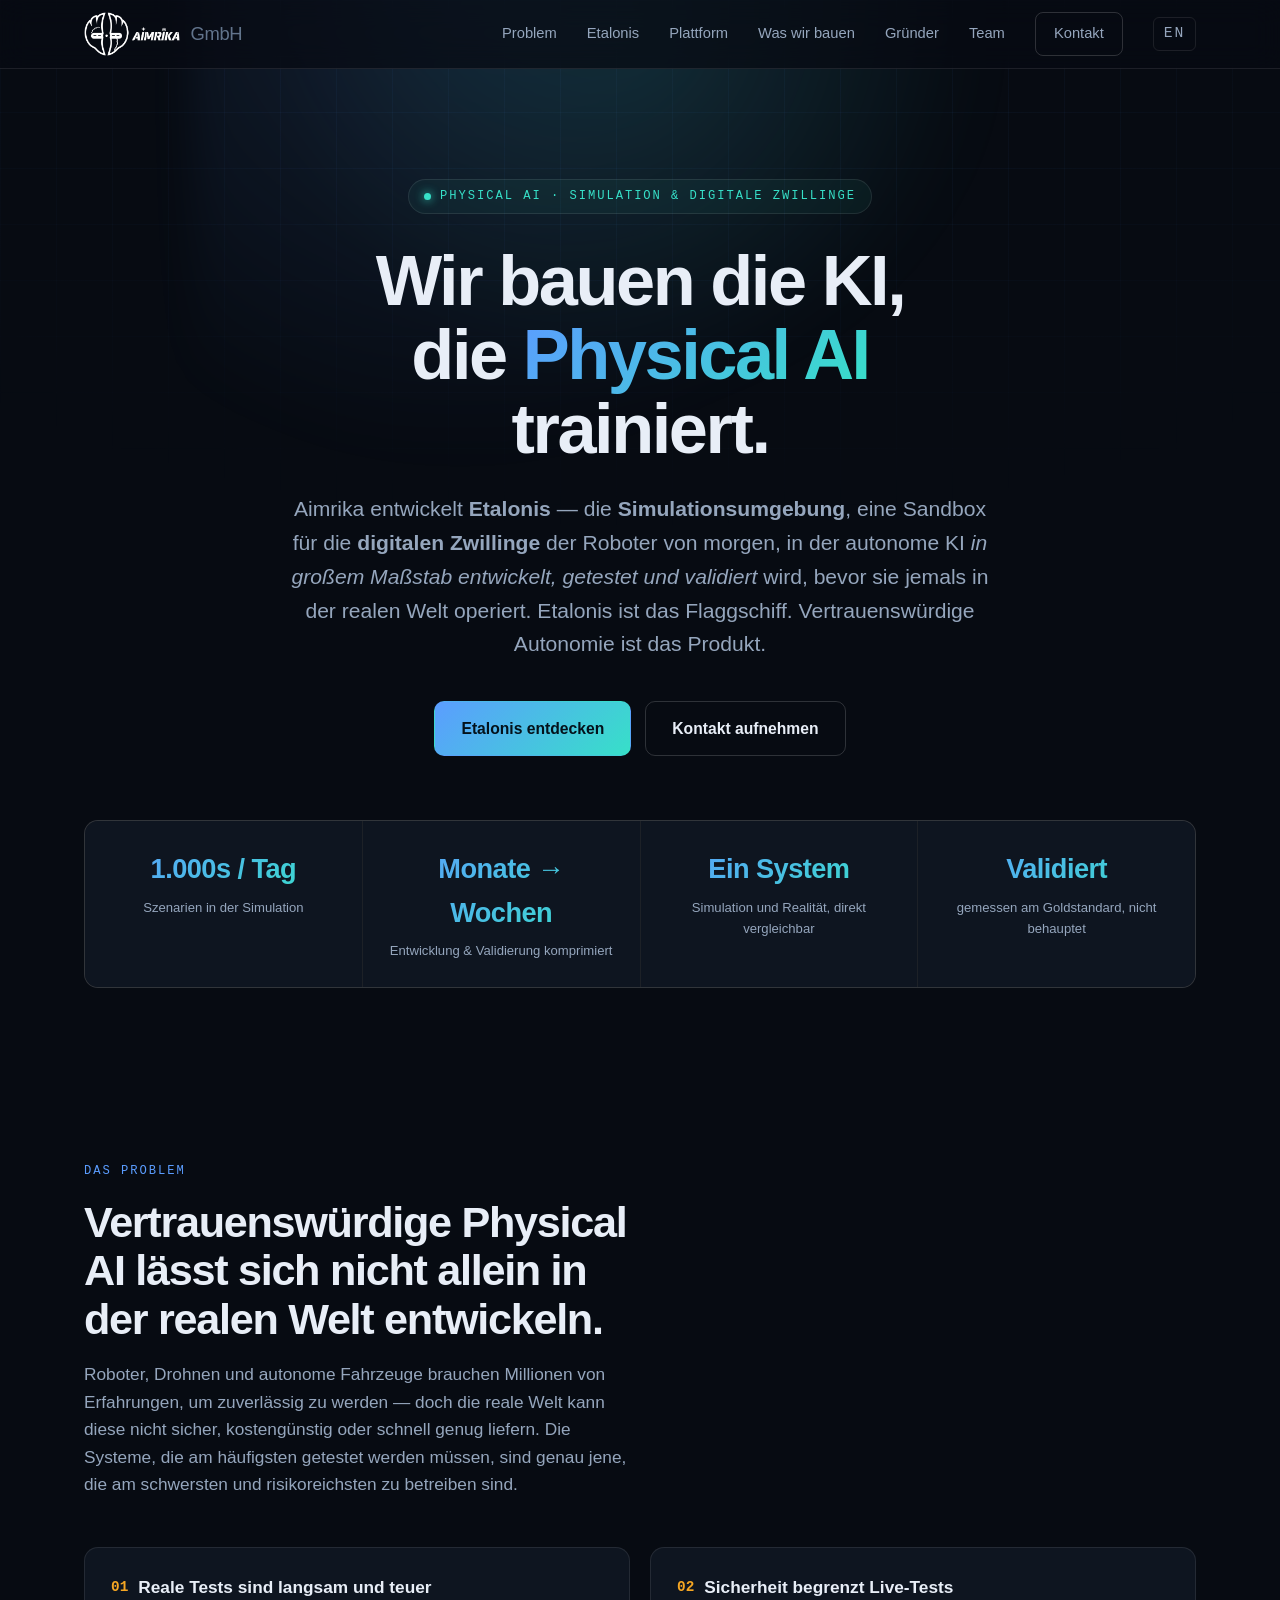
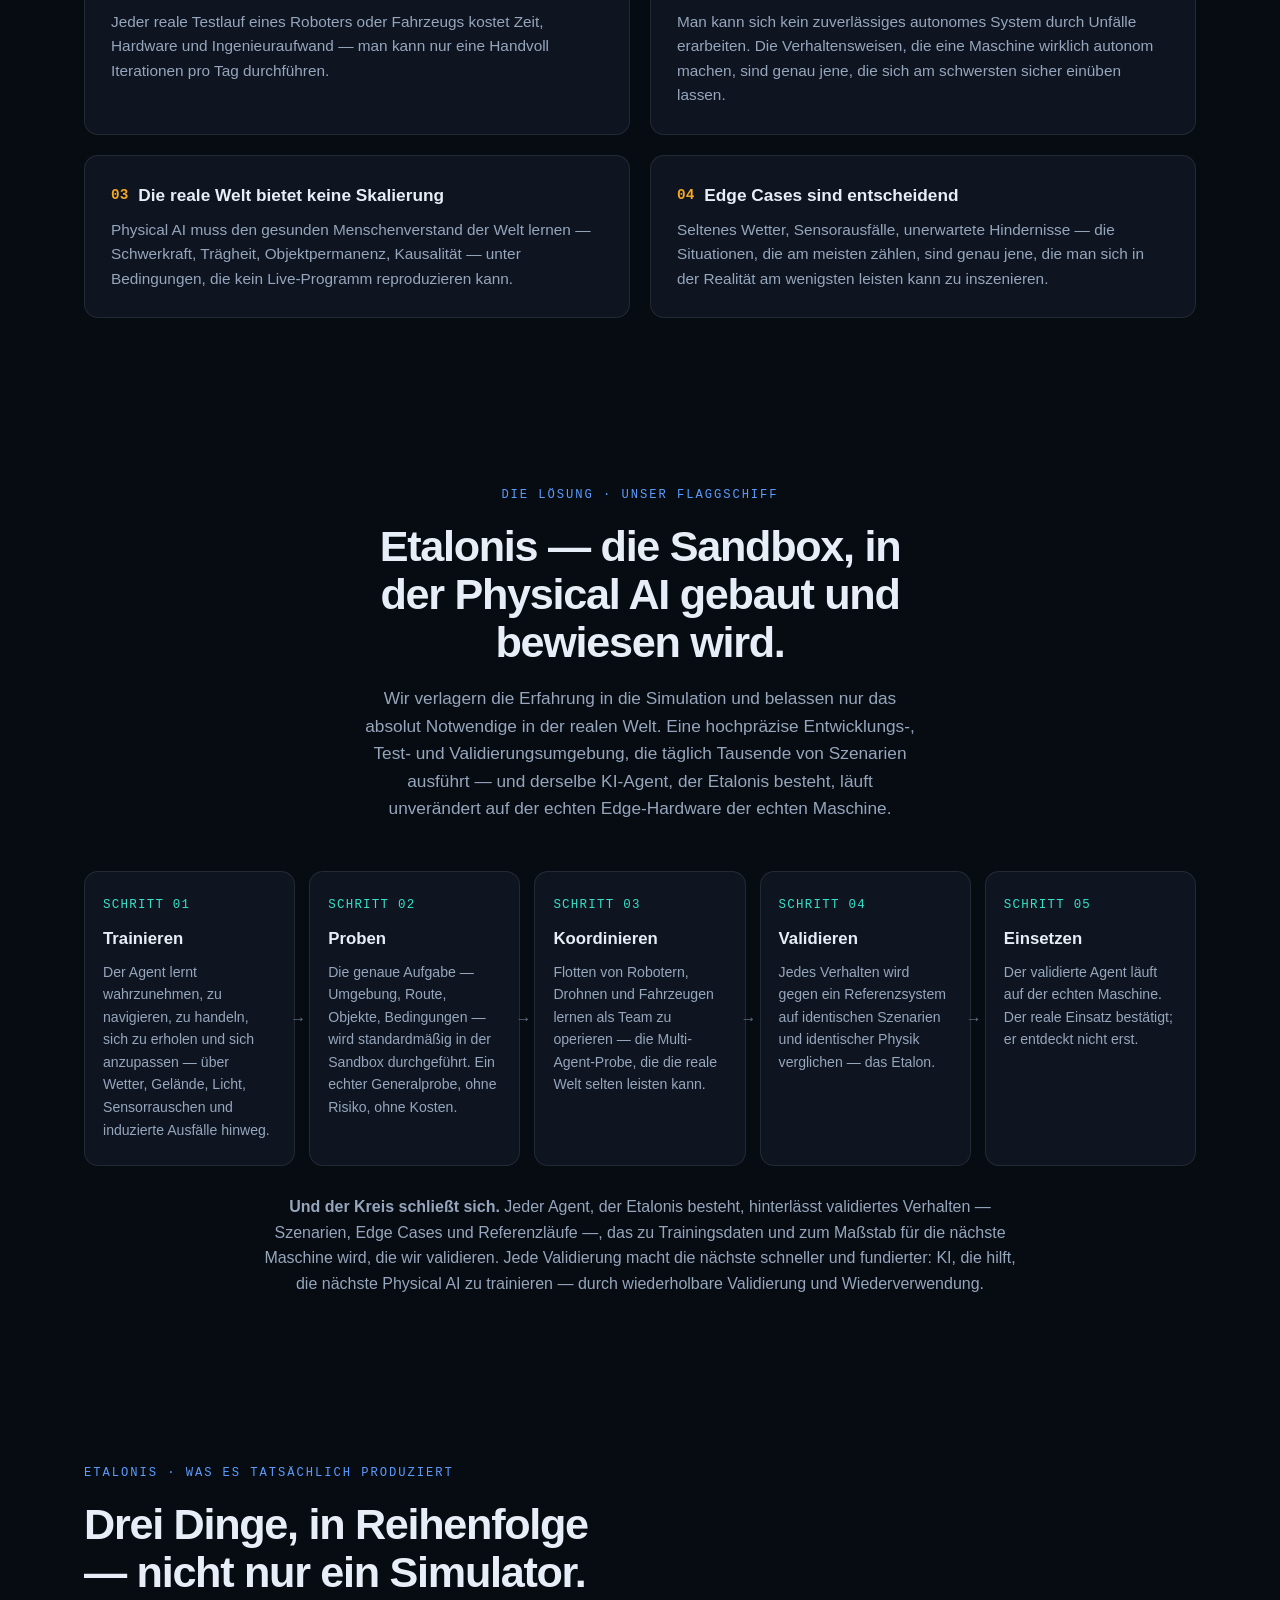
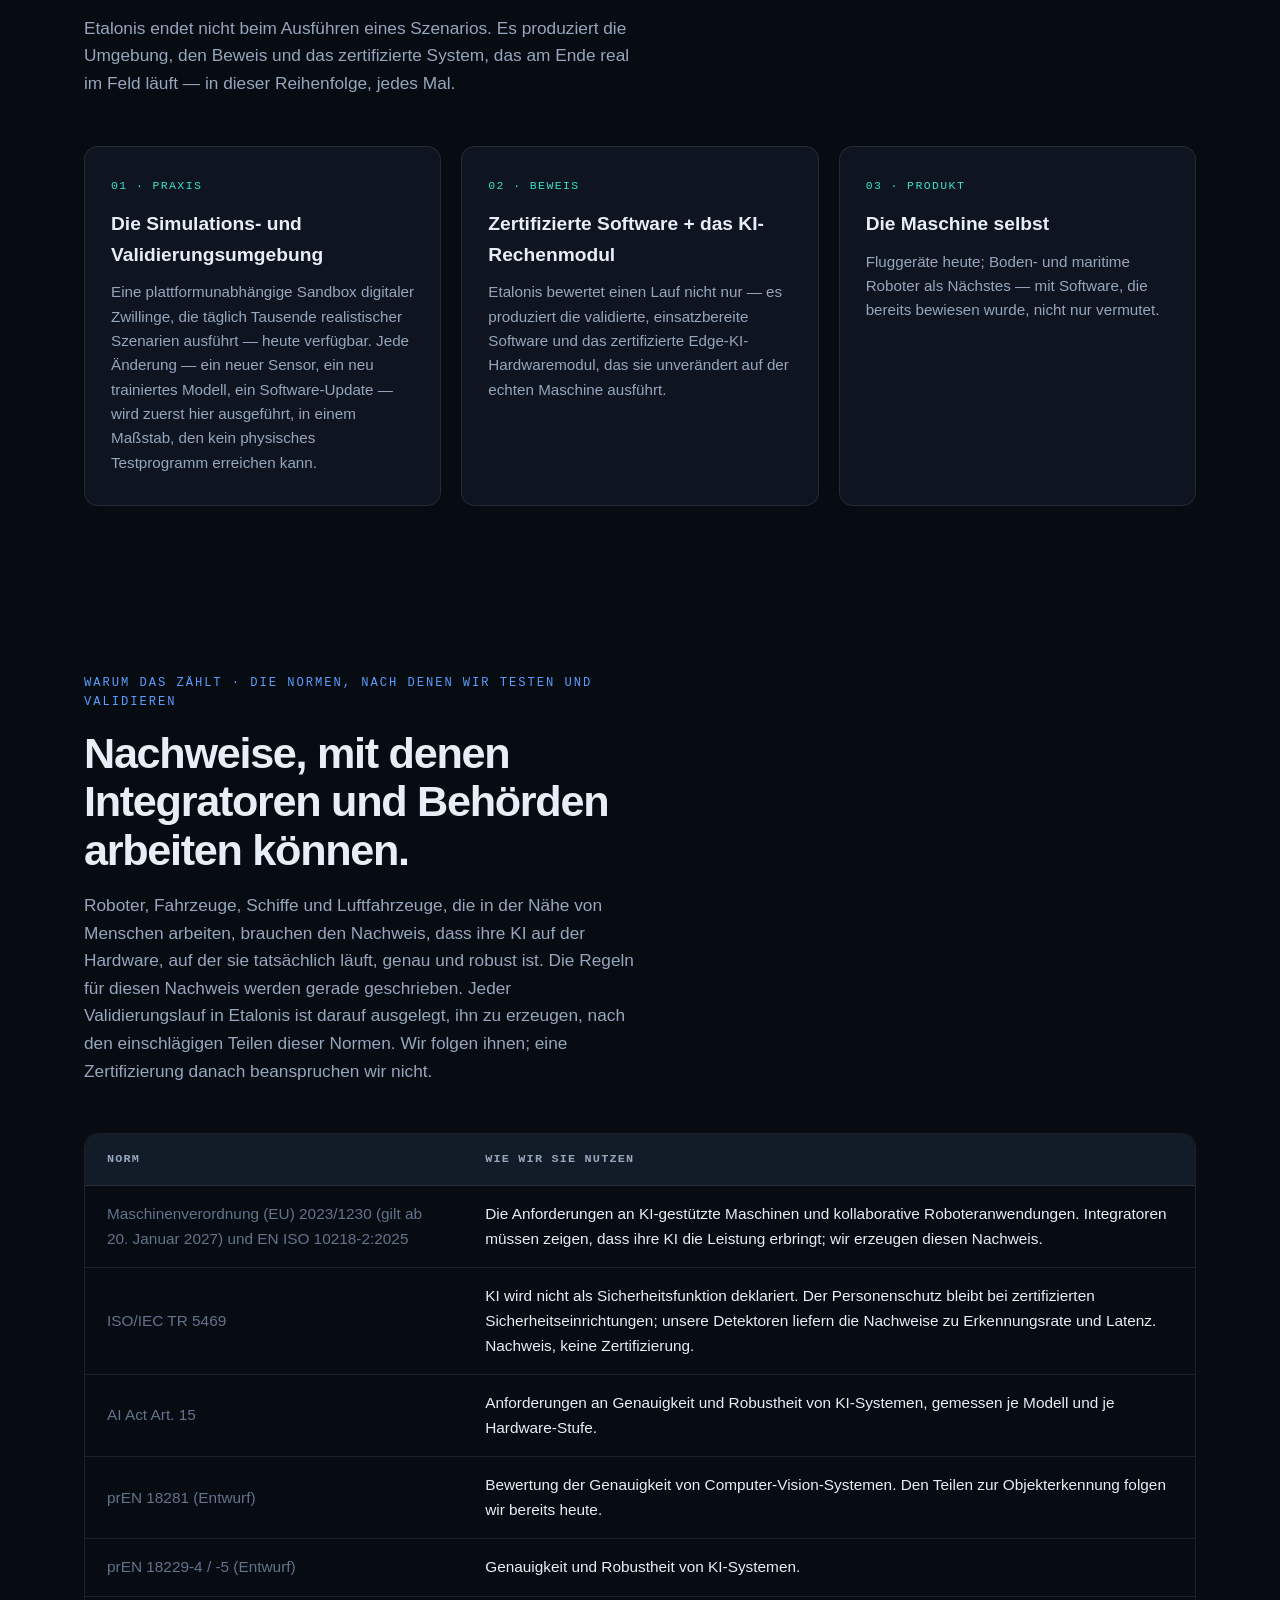
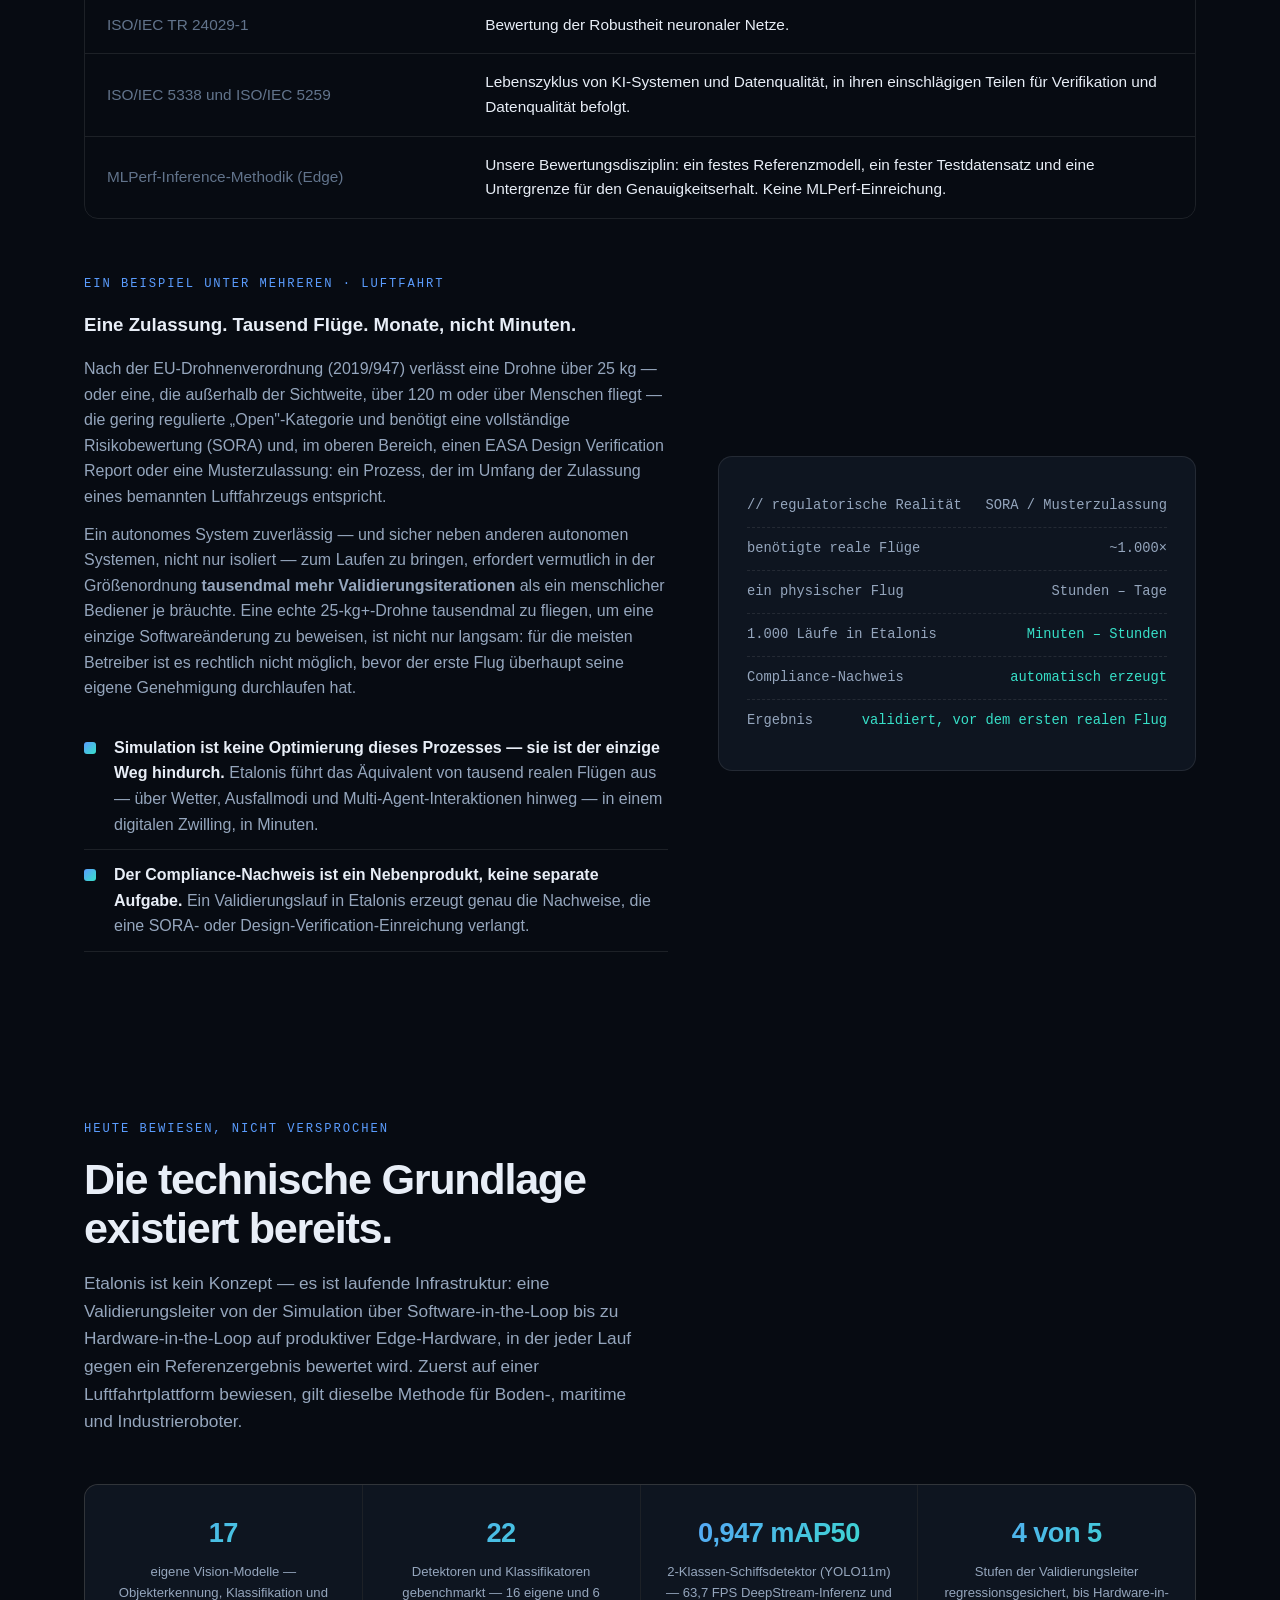
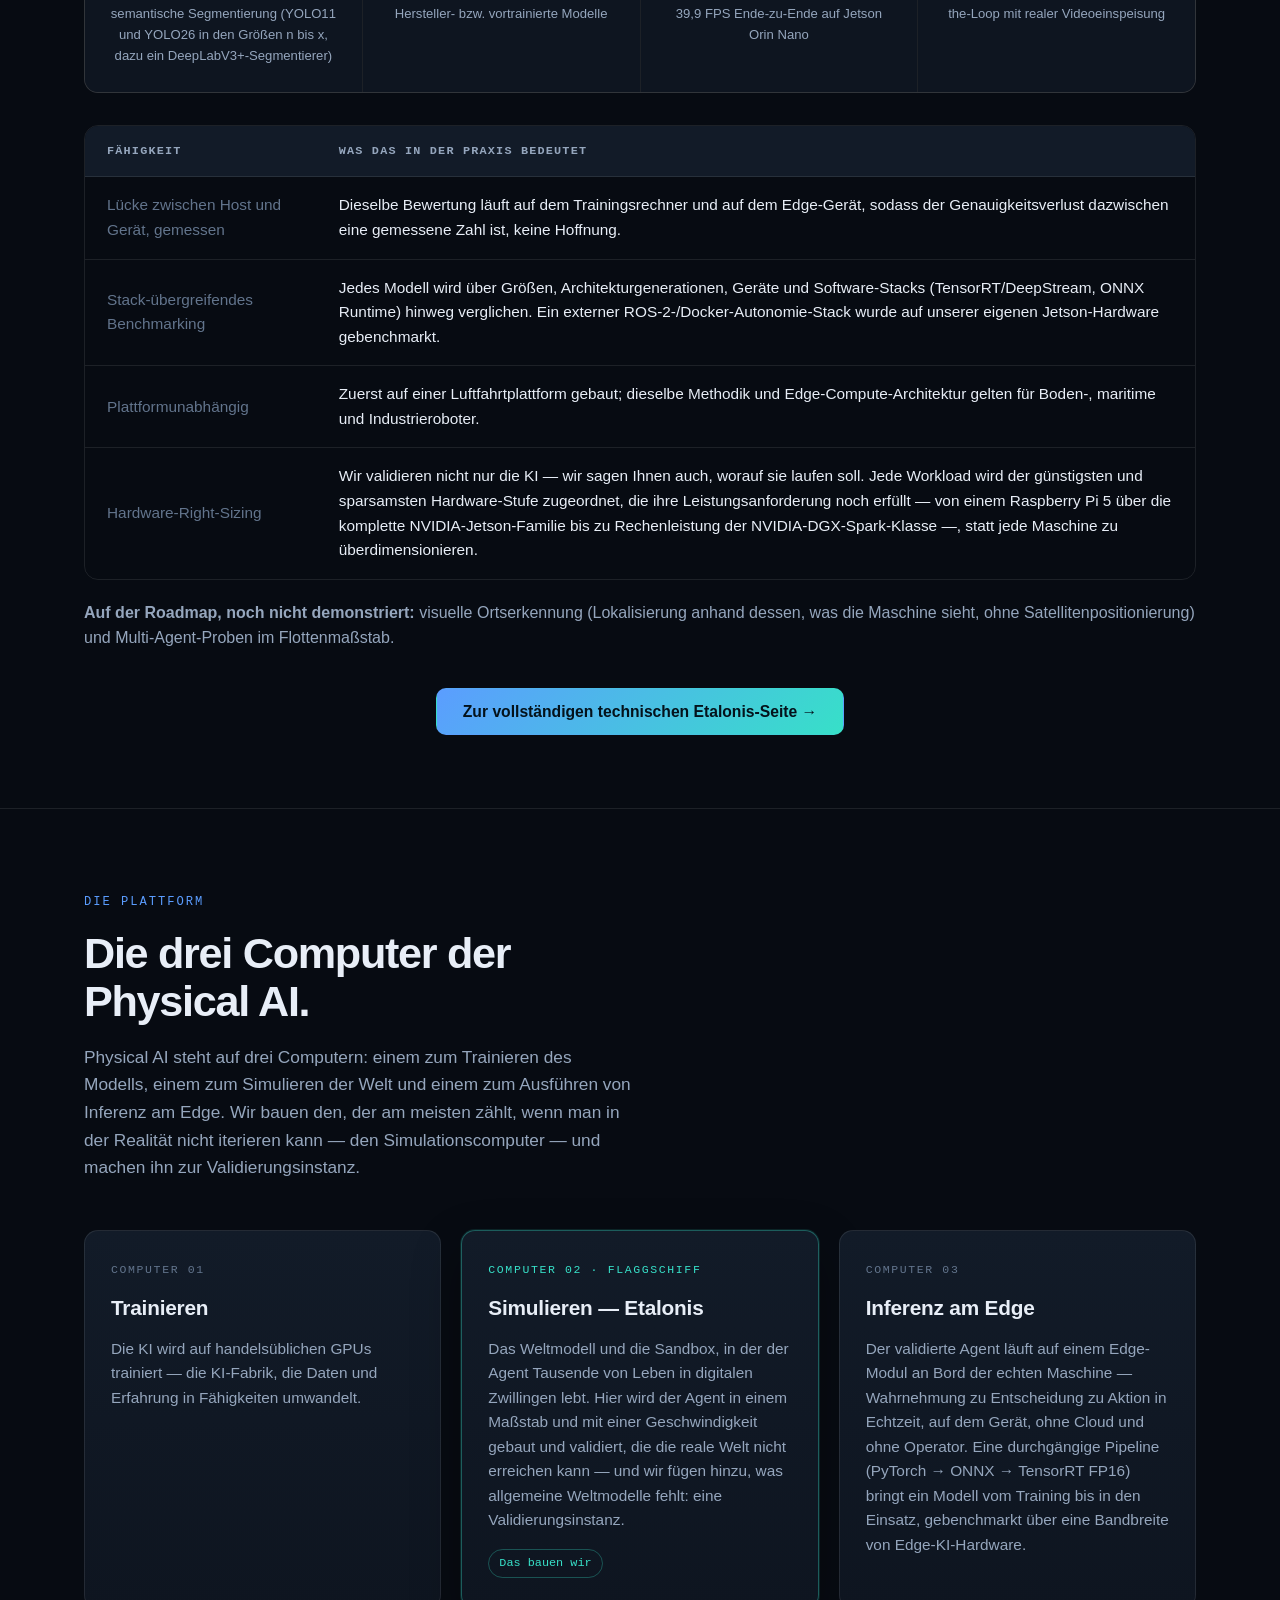
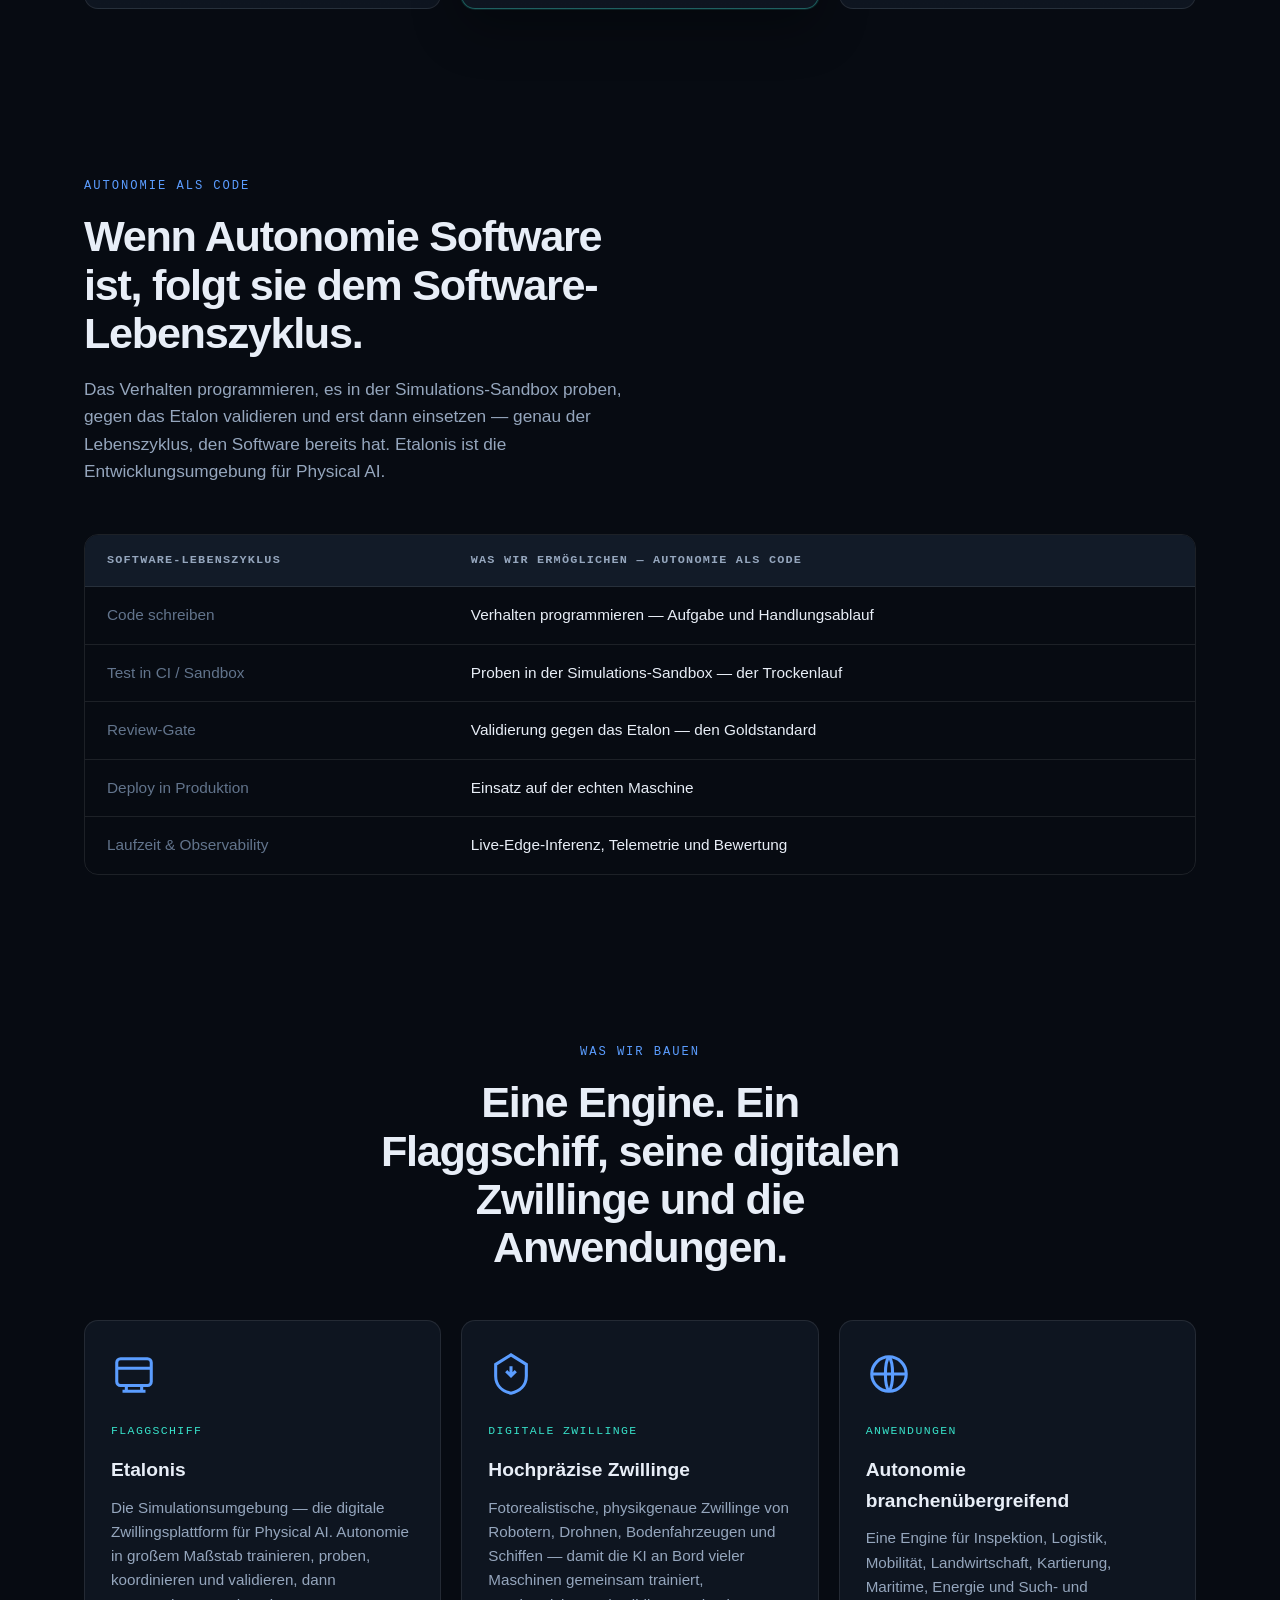
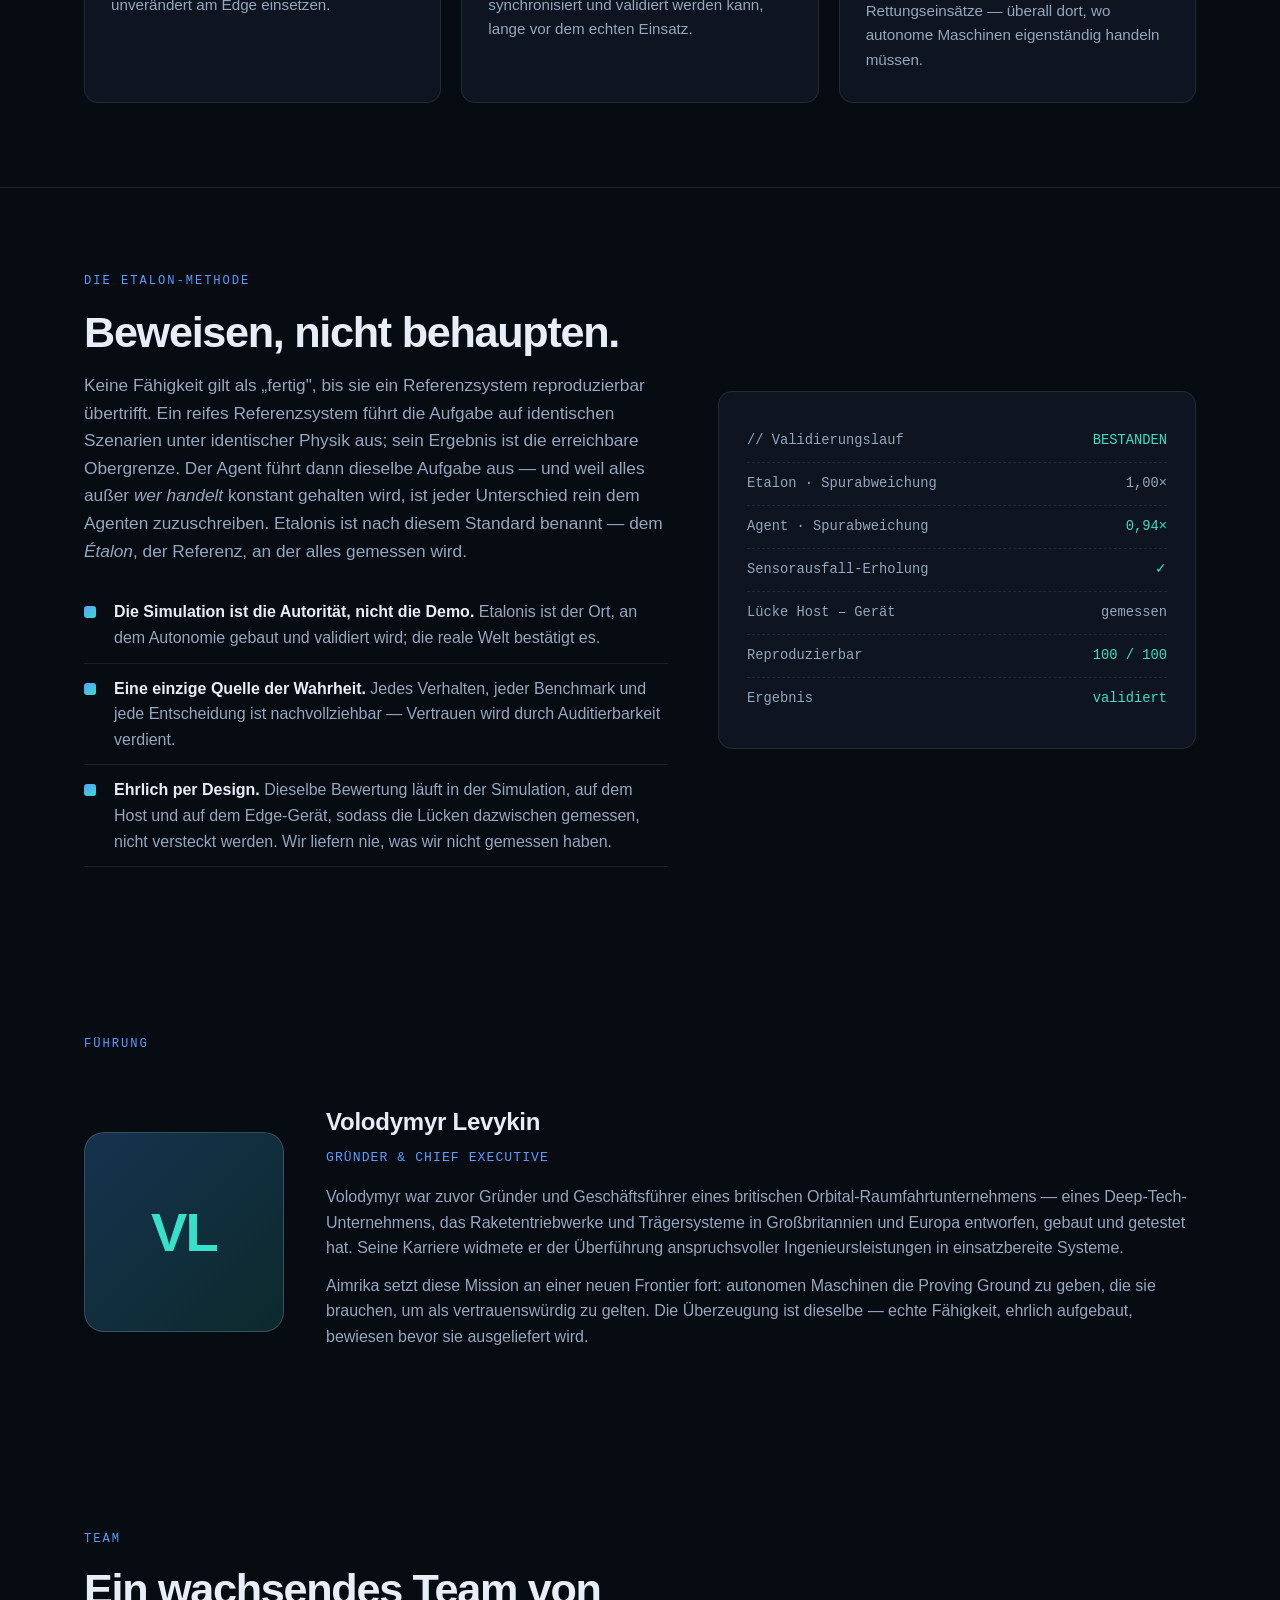
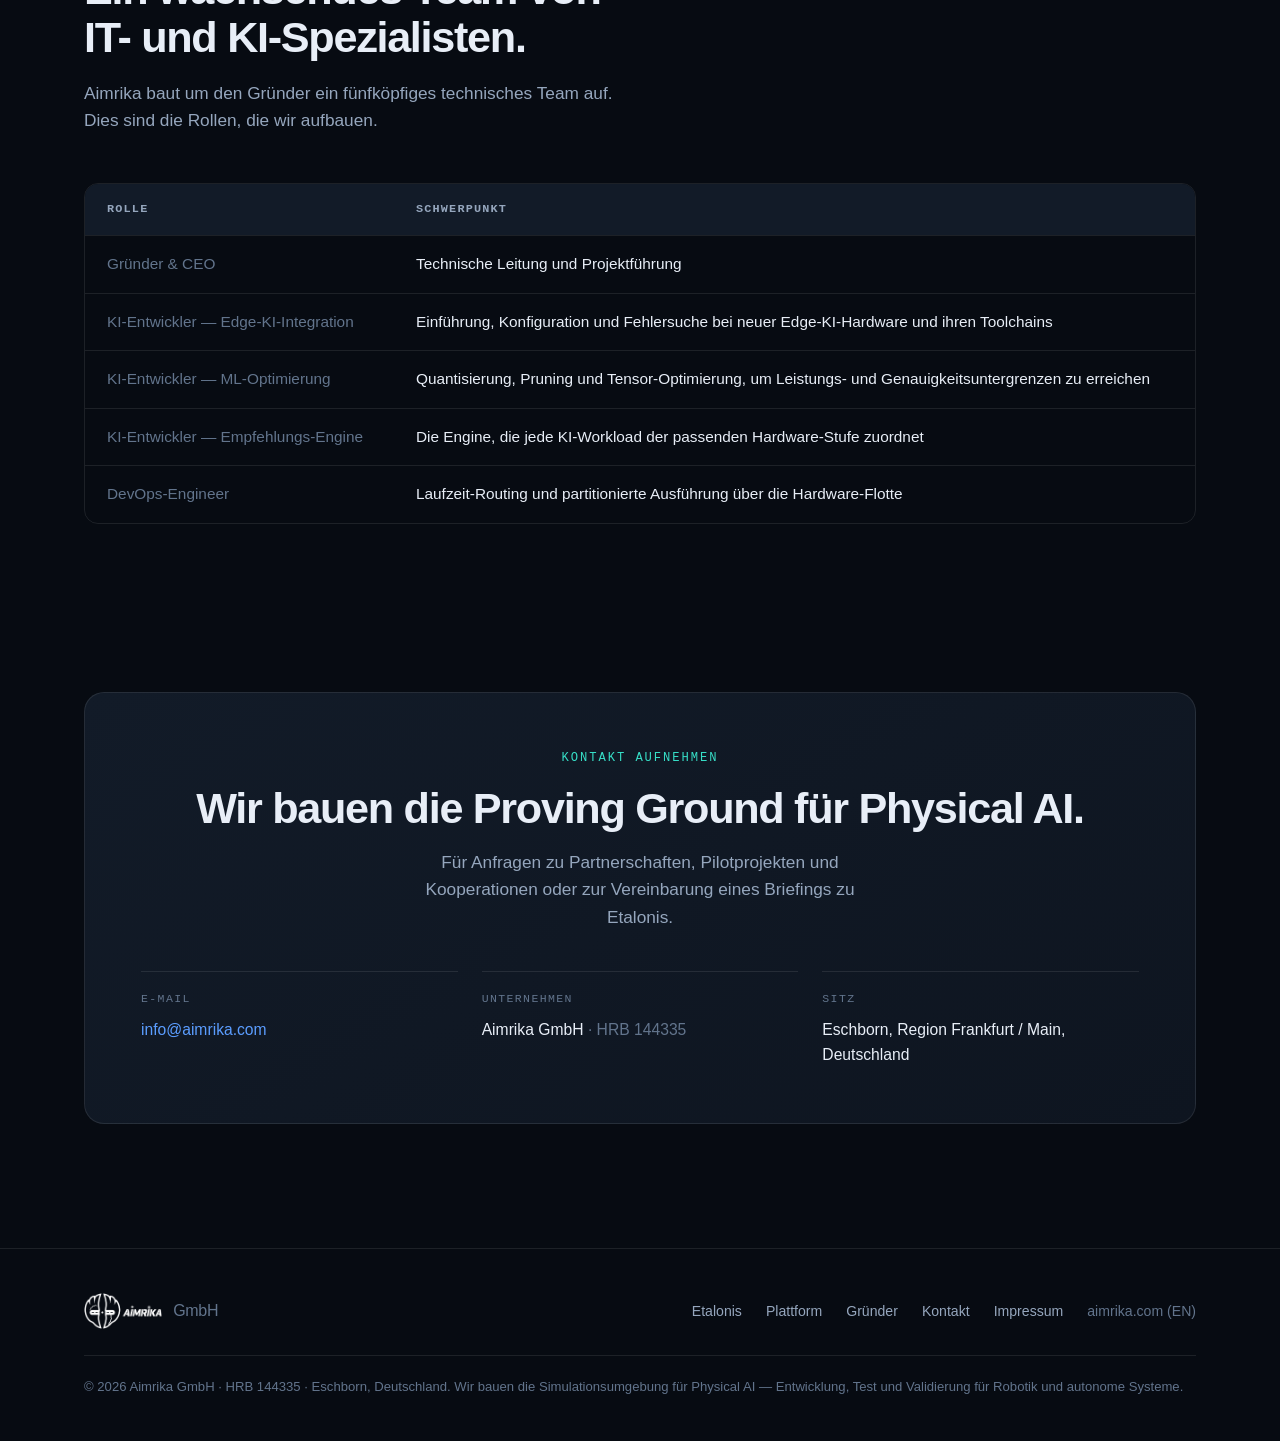
<file: index.html>
<!DOCTYPE html>
<html lang="de">
<head>
<meta charset="UTF-8" />
<meta name="viewport" content="width=device-width, initial-scale=1.0" />
<title>Aimrika — Etalonis, die Simulationsumgebung für Physical AI</title>
<meta name="description" content="Aimrika entwickelt Etalonis — die Simulationsumgebung und digitale Zwillingsplattform, in der die Physical AI der Roboter von morgen entwickelt, getestet und validiert wird, bevor sie in der realen Welt zum Einsatz kommt." />
<link rel="preconnect" href="https://fonts.googleapis.com" />
<link rel="stylesheet" href="styles.css" />
<link rel="icon" type="image/png" href="assets/favicon.png" />
<style>
  .lang-switch {
    font-family: var(--mono);
    font-size: 0.76rem;
    letter-spacing: 0.12em;
    color: var(--faint);
    border: 1px solid var(--border);
    border-radius: 6px;
    padding: 4px 10px;
    transition: color 0.2s, border-color 0.2s;
  }
  .lang-switch:hover { color: var(--text); border-color: var(--border-strong); }
</style>
</head>
<body>
<div class="bg-grid"></div>
<div class="bg-glow"></div>

<!-- ===== HEADER ===== -->
<header>
  <div class="wrap nav">
    <a href="#top" class="brand">
      <img class="lockup" src="assets/aimrika-lockup-white.png" alt="Aimrika" height="36" />
      <span class="suffix">GmbH</span>
    </a>
    <nav class="nav-links" id="menu">
      <a href="#problem">Problem</a>
      <a href="#range">Etalonis</a>
      <a href="#platform">Plattform</a>
      <a href="#build">Was wir bauen</a>
      <a href="#founder">Gründer</a>
      <a href="#team">Team</a>
      <a href="#contact" class="nav-cta">Kontakt</a>
      <a href="https://aimrika.com" class="lang-switch">EN</a>
    </nav>
    <button class="nav-toggle" id="toggle" aria-label="Menü">☰</button>
  </div>
</header>

<main id="top">

<!-- ===== HERO ===== -->
<section class="hero">
  <div class="wrap">
    <span class="eyebrow reveal"><span class="dot"></span> Physical AI · Simulation &amp; digitale Zwillinge</span>
    <h1 class="reveal">Wir bauen die KI, die <span class="grad">Physical AI</span> trainiert.</h1>
    <p class="lede reveal">Aimrika entwickelt <strong>Etalonis</strong> — die <strong>Simulationsumgebung</strong>, eine Sandbox für die <strong>digitalen Zwillinge</strong> der Roboter von morgen, in der autonome KI <em>in großem Maßstab entwickelt, getestet und validiert</em> wird, bevor sie jemals in der realen Welt operiert. Etalonis ist das Flaggschiff. Vertrauenswürdige Autonomie ist das Produkt.</p>
    <div class="btn-row reveal">
      <a href="#range" class="btn btn-primary">Etalonis entdecken</a>
      <a href="#contact" class="btn btn-ghost">Kontakt aufnehmen</a>
    </div>
    <div class="stats reveal" style="margin-top:64px">
      <div class="stat"><div class="n">1.000s / Tag</div><div class="l">Szenarien in der Simulation</div></div>
      <div class="stat"><div class="n">Monate → Wochen</div><div class="l">Entwicklung &amp; Validierung komprimiert</div></div>
      <div class="stat"><div class="n">Ein System</div><div class="l">Simulation und Realität, direkt vergleichbar</div></div>
      <div class="stat"><div class="n">Validiert</div><div class="l">gemessen am Goldstandard, nicht behauptet</div></div>
    </div>
  </div>
</section>

<!-- ===== PROBLEM ===== -->
<section id="problem">
  <div class="wrap">
    <div class="section-head reveal">
      <div class="label">Das Problem</div>
      <h2>Vertrauenswürdige Physical AI lässt sich nicht allein in der realen Welt entwickeln.</h2>
      <p>Roboter, Drohnen und autonome Fahrzeuge brauchen Millionen von Erfahrungen, um zuverlässig zu werden — doch die reale Welt kann diese nicht sicher, kostengünstig oder schnell genug liefern. Die Systeme, die am häufigsten getestet werden müssen, sind genau jene, die am schwersten und risikoreichsten zu betreiben sind.</p>
    </div>
    <div class="problem-grid">
      <div class="prob reveal"><h3><span class="idx">01</span> Reale Tests sind langsam und teuer</h3><p>Jeder reale Testlauf eines Roboters oder Fahrzeugs kostet Zeit, Hardware und Ingenieuraufwand — man kann nur eine Handvoll Iterationen pro Tag durchführen.</p></div>
      <div class="prob reveal"><h3><span class="idx">02</span> Sicherheit begrenzt Live-Tests</h3><p>Man kann sich kein zuverlässiges autonomes System durch Unfälle erarbeiten. Die Verhaltensweisen, die eine Maschine wirklich autonom machen, sind genau jene, die sich am schwersten sicher einüben lassen.</p></div>
      <div class="prob reveal"><h3><span class="idx">03</span> Die reale Welt bietet keine Skalierung</h3><p>Physical AI muss den gesunden Menschenverstand der Welt lernen — Schwerkraft, Trägheit, Objektpermanenz, Kausalität — unter Bedingungen, die kein Live-Programm reproduzieren kann.</p></div>
      <div class="prob reveal"><h3><span class="idx">04</span> Edge Cases sind entscheidend</h3><p>Seltenes Wetter, Sensorausfälle, unerwartete Hindernisse — die Situationen, die am meisten zählen, sind genau jene, die man sich in der Realität am wenigsten leisten kann zu inszenieren.</p></div>
    </div>
  </div>
</section>

<!-- ===== ETALONIS ===== -->
<section id="range">
  <div class="wrap">
    <div class="section-head center reveal">
      <div class="label">Die Lösung · unser Flaggschiff</div>
      <h2>Etalonis — die Sandbox, in der Physical AI gebaut und bewiesen wird.</h2>
      <p>Wir verlagern die Erfahrung in die Simulation und belassen nur das absolut Notwendige in der realen Welt. Eine hochpräzise Entwicklungs-, Test- und Validierungsumgebung, die täglich Tausende von Szenarien ausführt — und derselbe KI-Agent, der Etalonis besteht, läuft unverändert auf der echten Edge-Hardware der echten Maschine.</p>
    </div>
    <div class="arc">
      <div class="arc-step reveal"><div class="step-n">SCHRITT 01</div><h4>Trainieren</h4><p>Der Agent lernt wahrzunehmen, zu navigieren, zu handeln, sich zu erholen und sich anzupassen — über Wetter, Gelände, Licht, Sensorrauschen und induzierte Ausfälle hinweg.</p></div>
      <div class="arc-step reveal"><div class="step-n">SCHRITT 02</div><h4>Proben</h4><p>Die genaue Aufgabe — Umgebung, Route, Objekte, Bedingungen — wird standardmäßig in der Sandbox durchgeführt. Ein echter Generalprobe, ohne Risiko, ohne Kosten.</p></div>
      <div class="arc-step reveal"><div class="step-n">SCHRITT 03</div><h4>Koordinieren</h4><p>Flotten von Robotern, Drohnen und Fahrzeugen lernen als Team zu operieren — die Multi-Agent-Probe, die die reale Welt selten leisten kann.</p></div>
      <div class="arc-step reveal"><div class="step-n">SCHRITT 04</div><h4>Validieren</h4><p>Jedes Verhalten wird gegen ein Referenzsystem auf identischen Szenarien und identischer Physik verglichen — das Etalon.</p></div>
      <div class="arc-step reveal"><div class="step-n">SCHRITT 05</div><h4>Einsetzen</h4><p>Der validierte Agent läuft auf der echten Maschine. Der reale Einsatz bestätigt; er entdeckt nicht erst.</p></div>
    </div>
    <p class="reveal" style="color:var(--muted);margin:28px auto 0;max-width:760px;text-align:center"><strong>Und der Kreis schließt sich.</strong> Jeder Agent, der Etalonis besteht, hinterlässt validiertes Verhalten — Szenarien, Edge Cases und Referenzläufe —, das zu Trainingsdaten und zum Maßstab für die nächste Maschine wird, die wir validieren. Jede Validierung macht die nächste schneller und fundierter: KI, die hilft, die nächste Physical AI zu trainieren — durch wiederholbare Validierung und Wiederverwendung.</p>
  </div>
</section>

<!-- ===== ETALONIS — WAS ES PRODUZIERT ===== -->
<section id="etalonis-produces">
  <div class="wrap">
    <div class="section-head reveal">
      <div class="label">Etalonis · was es tatsächlich produziert</div>
      <h2>Drei Dinge, in Reihenfolge — nicht nur ein Simulator.</h2>
      <p>Etalonis endet nicht beim Ausführen eines Szenarios. Es produziert die Umgebung, den Beweis und
      das zertifizierte System, das am Ende real im Feld läuft — in dieser Reihenfolge, jedes Mal.</p>
    </div>
    <div class="cards">
      <div class="card reveal">
        <div class="role">01 · Praxis</div>
        <h3>Die Simulations- und Validierungsumgebung</h3>
        <p>Eine plattformunabhängige Sandbox digitaler Zwillinge, die täglich Tausende realistischer
        Szenarien ausführt — heute verfügbar. Jede Änderung — ein neuer Sensor, ein neu trainiertes
        Modell, ein Software-Update — wird zuerst hier ausgeführt, in einem Maßstab, den kein physisches
        Testprogramm erreichen kann.</p>
      </div>
      <div class="card reveal">
        <div class="role">02 · Beweis</div>
        <h3>Zertifizierte Software + das KI-Rechenmodul</h3>
        <p>Etalonis bewertet einen Lauf nicht nur — es produziert die validierte, einsatzbereite Software
        und das zertifizierte Edge-KI-Hardwaremodul, das sie unverändert auf der echten Maschine
        ausführt.</p>
      </div>
      <div class="card reveal">
        <div class="role">03 · Produkt</div>
        <h3>Die Maschine selbst</h3>
        <p>Fluggeräte heute; Boden- und maritime Roboter als Nächstes — mit Software, die bereits
        bewiesen wurde, nicht nur vermutet.</p>
      </div>
    </div>
  </div>
</section>

<!-- ===== WARUM DAS ZÄHLT — NORMEN, NACH DENEN WIR TESTEN UND VALIDIEREN ===== -->
<section id="why-it-matters">
  <div class="wrap">
    <div class="section-head reveal">
      <div class="label">Warum das zählt · die Normen, nach denen wir testen und validieren</div>
      <h2>Nachweise, mit denen Integratoren und Behörden arbeiten können.</h2>
      <p>Roboter, Fahrzeuge, Schiffe und Luftfahrzeuge, die in der Nähe von Menschen arbeiten, brauchen
      den Nachweis, dass ihre KI auf der Hardware, auf der sie tatsächlich läuft, genau und robust ist.
      Die Regeln für diesen Nachweis werden gerade geschrieben. Jeder Validierungslauf in Etalonis ist
      darauf ausgelegt, ihn zu erzeugen, nach den einschlägigen Teilen dieser Normen. Wir folgen ihnen;
      eine Zertifizierung danach beanspruchen wir nicht.</p>
    </div>
    <div class="table-card reveal">
      <table>
        <thead><tr><th>Norm</th><th>Wie wir sie nutzen</th></tr></thead>
        <tbody>
          <tr><td>Maschinenverordnung (EU) 2023/1230 (gilt ab 20. Januar 2027) und EN ISO 10218-2:2025</td><td>Die Anforderungen an KI-gestützte Maschinen und kollaborative Roboteranwendungen. Integratoren müssen zeigen, dass ihre KI die Leistung erbringt; wir erzeugen diesen Nachweis.</td></tr>
          <tr><td>ISO/IEC TR 5469</td><td>KI wird nicht als Sicherheitsfunktion deklariert. Der Personenschutz bleibt bei zertifizierten Sicherheitseinrichtungen; unsere Detektoren liefern die Nachweise zu Erkennungsrate und Latenz. Nachweis, keine Zertifizierung.</td></tr>
          <tr><td>AI Act Art. 15</td><td>Anforderungen an Genauigkeit und Robustheit von KI-Systemen, gemessen je Modell und je Hardware-Stufe.</td></tr>
          <tr><td>prEN 18281 (Entwurf)</td><td>Bewertung der Genauigkeit von Computer-Vision-Systemen. Den Teilen zur Objekterkennung folgen wir bereits heute.</td></tr>
          <tr><td>prEN 18229-4 / -5 (Entwurf)</td><td>Genauigkeit und Robustheit von KI-Systemen.</td></tr>
          <tr><td>ISO/IEC TR 24029-1</td><td>Bewertung der Robustheit neuronaler Netze.</td></tr>
          <tr><td>ISO/IEC 5338 und ISO/IEC 5259</td><td>Lebenszyklus von KI-Systemen und Datenqualität, in ihren einschlägigen Teilen für Verifikation und Datenqualität befolgt.</td></tr>
          <tr><td>MLPerf-Inference-Methodik (Edge)</td><td>Unsere Bewertungsdisziplin: ein festes Referenzmodell, ein fester Testdatensatz und eine Untergrenze für den Genauigkeitserhalt. Keine MLPerf-Einreichung.</td></tr>
        </tbody>
      </table>
    </div>
    <div class="split" style="margin-top:56px">
      <div class="reveal">
        <div class="label">Ein Beispiel unter mehreren · Luftfahrt</div>
        <h3>Eine Zulassung. Tausend Flüge. Monate, nicht Minuten.</h3>
        <p style="color:var(--muted);margin-top:16px">Nach der EU-Drohnenverordnung (2019/947) verlässt
        eine Drohne über 25 kg — oder eine, die außerhalb der Sichtweite, über 120 m oder über Menschen
        fliegt — die gering regulierte „Open"-Kategorie und benötigt eine vollständige Risikobewertung
        (SORA) und, im oberen Bereich, einen EASA Design Verification Report oder eine Musterzulassung:
        ein Prozess, der im Umfang der Zulassung eines bemannten Luftfahrzeugs entspricht.</p>
        <p style="color:var(--muted);margin-top:12px">Ein autonomes System zuverlässig — und sicher neben
        anderen autonomen Systemen, nicht nur isoliert — zum Laufen zu bringen, erfordert vermutlich in
        der Größenordnung <strong>tausendmal mehr Validierungsiterationen</strong> als ein menschlicher
        Bediener je bräuchte. Eine echte 25-kg+-Drohne tausendmal zu fliegen, um eine einzige
        Softwareänderung zu beweisen, ist nicht nur langsam: für die meisten Betreiber ist es rechtlich
        nicht möglich, bevor der erste Flug überhaupt seine eigene Genehmigung durchlaufen hat.</p>
        <ul>
          <li><strong>Simulation ist keine Optimierung dieses Prozesses — sie ist der einzige Weg
          hindurch.</strong> Etalonis führt das Äquivalent von tausend realen Flügen aus — über Wetter,
          Ausfallmodi und Multi-Agent-Interaktionen hinweg — in einem digitalen Zwilling, in Minuten.</li>
          <li><strong>Der Compliance-Nachweis ist ein Nebenprodukt, keine separate Aufgabe.</strong> Ein
          Validierungslauf in Etalonis erzeugt genau die Nachweise, die eine SORA- oder
          Design-Verification-Einreichung verlangt.</li>
        </ul>
      </div>
      <div class="etalon-viz reveal">
        <div class="row"><span>// regulatorische Realität</span><span>SORA / Musterzulassung</span></div>
        <div class="row"><span>benötigte reale Flüge</span><span>~1.000×</span></div>
        <div class="row"><span>ein physischer Flug</span><span>Stunden – Tage</span></div>
        <div class="row"><span>1.000 Läufe in Etalonis</span><span class="ok">Minuten – Stunden</span></div>
        <div class="row"><span>Compliance-Nachweis</span><span class="ok">automatisch erzeugt</span></div>
        <div class="row"><span>Ergebnis</span><span class="ok">validiert, vor dem ersten realen Flug</span></div>
      </div>
    </div>
  </div>
</section>

<!-- ===== BEWIESENE FÄHIGKEIT / ZAHLEN ===== -->
<section id="proof-numbers">
  <div class="wrap">
    <div class="section-head reveal">
      <div class="label">Heute bewiesen, nicht versprochen</div>
      <h2>Die technische Grundlage existiert bereits.</h2>
      <p>Etalonis ist kein Konzept — es ist laufende Infrastruktur: eine Validierungsleiter von der
      Simulation über Software-in-the-Loop bis zu Hardware-in-the-Loop auf produktiver Edge-Hardware, in
      der jeder Lauf gegen ein Referenzergebnis bewertet wird. Zuerst auf einer Luftfahrtplattform
      bewiesen, gilt dieselbe Methode für Boden-, maritime und Industrieroboter.</p>
    </div>
    <div class="stats reveal">
      <div class="stat"><div class="n">17</div><div class="l">eigene Vision-Modelle — Objekterkennung, Klassifikation und semantische Segmentierung (YOLO11 und YOLO26 in den Größen n bis x, dazu ein DeepLabV3+-Segmentierer)</div></div>
      <div class="stat"><div class="n">22</div><div class="l">Detektoren und Klassifikatoren gebenchmarkt — 16 eigene und 6 Hersteller- bzw. vortrainierte Modelle</div></div>
      <div class="stat"><div class="n">0,947 mAP50</div><div class="l">2-Klassen-Schiffsdetektor (YOLO11m) — 63,7 FPS DeepStream-Inferenz und 39,9 FPS Ende-zu-Ende auf Jetson Orin Nano</div></div>
      <div class="stat"><div class="n">4 von 5</div><div class="l">Stufen der Validierungsleiter regressionsgesichert, bis Hardware-in-the-Loop mit realer Videoeinspeisung</div></div>
    </div>
    <div class="table-card reveal" style="margin-top:32px">
      <table>
        <thead><tr><th>Fähigkeit</th><th>Was das in der Praxis bedeutet</th></tr></thead>
        <tbody>
          <tr><td>Lücke zwischen Host und Gerät, gemessen</td><td>Dieselbe Bewertung läuft auf dem
          Trainingsrechner und auf dem Edge-Gerät, sodass der Genauigkeitsverlust dazwischen eine
          gemessene Zahl ist, keine Hoffnung.</td></tr>
          <tr><td>Stack-übergreifendes Benchmarking</td><td>Jedes Modell wird über Größen,
          Architekturgenerationen, Geräte und Software-Stacks (TensorRT/DeepStream, ONNX Runtime) hinweg
          verglichen. Ein externer ROS-2-/Docker-Autonomie-Stack wurde auf unserer eigenen
          Jetson-Hardware gebenchmarkt.</td></tr>
          <tr><td>Plattformunabhängig</td><td>Zuerst auf einer Luftfahrtplattform gebaut; dieselbe
          Methodik und Edge-Compute-Architektur gelten für Boden-, maritime und Industrieroboter.</td></tr>
          <tr><td>Hardware-Right-Sizing</td><td>Wir validieren nicht nur die KI — wir sagen Ihnen auch,
          worauf sie laufen soll. Jede Workload wird der günstigsten und sparsamsten Hardware-Stufe
          zugeordnet, die ihre Leistungsanforderung noch erfüllt — von einem Raspberry Pi 5 über die
          komplette NVIDIA-Jetson-Familie bis zu Rechenleistung der NVIDIA-DGX-Spark-Klasse —, statt
          jede Maschine zu überdimensionieren.</td></tr>
        </tbody>
      </table>
    </div>
    <p class="reveal" style="color:var(--muted);margin-top:20px"><strong>Auf der Roadmap, noch nicht
    demonstriert:</strong> visuelle Ortserkennung (Lokalisierung anhand dessen, was die Maschine sieht,
    ohne Satellitenpositionierung) und Multi-Agent-Proben im Flottenmaßstab.</p>
    <!-- T5377: Weiterführender CTA zur eigenständigen Produktseite etalonis.com (live seit 2026-09-23). -->
    <div class="reveal" style="text-align:center;margin-top:48px">
      <a href="https://etalonis.com" class="btn btn-primary" target="_blank" rel="noopener">Zur vollständigen technischen Etalonis-Seite →</a>
    </div>
  </div>
</section>

<hr class="divider" />

<!-- ===== PLATFORM / THREE COMPUTERS ===== -->
<section id="platform">
  <div class="wrap">
    <div class="section-head reveal">
      <div class="label">Die Plattform</div>
      <h2>Die drei Computer der Physical AI.</h2>
      <p>Physical AI steht auf drei Computern: einem zum Trainieren des Modells, einem zum Simulieren der Welt und einem zum Ausführen von Inferenz am Edge. Wir bauen den, der am meisten zählt, wenn man in der Realität nicht iterieren kann — den Simulationscomputer — und machen ihn zur Validierungsinstanz.</p>
    </div>
    <div class="three">
      <div class="tc reveal"><div class="tag">Computer 01</div><h3>Trainieren</h3><p>Die KI wird auf handelsüblichen GPUs trainiert — die KI-Fabrik, die Daten und Erfahrung in Fähigkeiten umwandelt.</p></div>
      <div class="tc flag reveal"><div class="tag">Computer 02 · Flaggschiff</div><h3>Simulieren — Etalonis</h3><p>Das Weltmodell und die Sandbox, in der der Agent Tausende von Leben in digitalen Zwillingen lebt. Hier wird der Agent in einem Maßstab und mit einer Geschwindigkeit gebaut und validiert, die die reale Welt nicht erreichen kann — und wir fügen hinzu, was allgemeine Weltmodelle fehlt: eine Validierungsinstanz.</p><span class="pill">Das bauen wir</span></div>
      <div class="tc reveal"><div class="tag">Computer 03</div><h3>Inferenz am Edge</h3><p>Der validierte Agent läuft auf einem Edge-Modul an Bord der echten Maschine — Wahrnehmung zu Entscheidung zu Aktion in Echtzeit, auf dem Gerät, ohne Cloud und ohne Operator. Eine durchgängige Pipeline (PyTorch → ONNX → TensorRT FP16) bringt ein Modell vom Training bis in den Einsatz, gebenchmarkt über eine Bandbreite von Edge-KI-Hardware.</p></div>
    </div>
  </div>
</section>

<!-- ===== AUTONOMY AS CODE ===== -->
<section id="programmatic">
  <div class="wrap">
    <div class="section-head reveal">
      <div class="label">Autonomie als Code</div>
      <h2>Wenn Autonomie Software ist, folgt sie dem Software-Lebenszyklus.</h2>
      <p>Das Verhalten programmieren, es in der Simulations-Sandbox proben, gegen das Etalon validieren und erst dann einsetzen — genau der Lebenszyklus, den Software bereits hat. Etalonis ist die Entwicklungsumgebung für Physical AI.</p>
    </div>
    <div class="table-card reveal">
      <table>
        <thead><tr><th>Software-Lebenszyklus</th><th>Was wir ermöglichen — Autonomie als Code</th></tr></thead>
        <tbody>
          <tr><td>Code schreiben</td><td>Verhalten programmieren — Aufgabe und Handlungsablauf</td></tr>
          <tr><td>Test in CI / Sandbox</td><td>Proben in der Simulations-Sandbox — der Trockenlauf</td></tr>
          <tr><td>Review-Gate</td><td>Validierung gegen das Etalon — den Goldstandard</td></tr>
          <tr><td>Deploy in Produktion</td><td>Einsatz auf der echten Maschine</td></tr>
          <tr><td>Laufzeit &amp; Observability</td><td>Live-Edge-Inferenz, Telemetrie und Bewertung</td></tr>
        </tbody>
      </table>
    </div>
  </div>
</section>

<!-- ===== WHAT WE BUILD ===== -->
<section id="build">
  <div class="wrap">
    <div class="section-head center reveal">
      <div class="label">Was wir bauen</div>
      <h2>Eine Engine. Ein Flaggschiff, seine digitalen Zwillinge und die Anwendungen.</h2>
    </div>
    <div class="cards">
      <div class="card reveal">
        <svg class="ico" viewBox="0 0 24 24" fill="none" stroke="currentColor" stroke-width="1.6"><rect x="3" y="4" width="18" height="14" rx="2"/><path d="M3 9h18M8 18v3M16 18v3M6 21h12"/></svg>
        <div class="role">Flaggschiff</div>
        <h3>Etalonis</h3>
        <p>Die Simulationsumgebung — die digitale Zwillingsplattform für Physical AI. Autonomie in großem Maßstab trainieren, proben, koordinieren und validieren, dann unverändert am Edge einsetzen.</p>
      </div>
      <div class="card reveal">
        <svg class="ico" viewBox="0 0 24 24" fill="none" stroke="currentColor" stroke-width="1.6"><path d="M12 2 4 7v6c0 5 3.5 8 8 9 4.5-1 8-4 8-9V7l-8-5Z"/><path d="M12 8v5M9.5 10.5 12 13l2.5-2.5"/></svg>
        <div class="role">Digitale Zwillinge</div>
        <h3>Hochpräzise Zwillinge</h3>
        <p>Fotorealistische, physikgenaue Zwillinge von Robotern, Drohnen, Bodenfahrzeugen und Schiffen — damit die KI an Bord vieler Maschinen gemeinsam trainiert, synchronisiert und validiert werden kann, lange vor dem echten Einsatz.</p>
      </div>
      <div class="card reveal">
        <svg class="ico" viewBox="0 0 24 24" fill="none" stroke="currentColor" stroke-width="1.6"><circle cx="12" cy="12" r="9"/><path d="M3 12h18M12 3c2.5 3 2.5 15 0 18M12 3c-2.5 3-2.5 15 0 18"/></svg>
        <div class="role">Anwendungen</div>
        <h3>Autonomie branchenübergreifend</h3>
        <p>Eine Engine für Inspektion, Logistik, Mobilität, Landwirtschaft, Kartierung, Maritime, Energie und Such- und Rettungseinsätze — überall dort, wo autonome Maschinen eigenständig handeln müssen.</p>
      </div>
    </div>
  </div>
</section>

<hr class="divider" />

<!-- ===== ETALON ===== -->
<section id="etalon">
  <div class="wrap">
    <div class="split">
      <div class="reveal">
        <div class="label">Die Etalon-Methode</div>
        <h2>Beweisen, nicht behaupten.</h2>
        <p style="color:var(--muted);margin-top:16px">Keine Fähigkeit gilt als „fertig", bis sie ein Referenzsystem reproduzierbar übertrifft. Ein reifes Referenzsystem führt die Aufgabe auf identischen Szenarien unter identischer Physik aus; sein Ergebnis ist die erreichbare Obergrenze. Der Agent führt dann dieselbe Aufgabe aus — und weil alles außer <em>wer handelt</em> konstant gehalten wird, ist jeder Unterschied rein dem Agenten zuzuschreiben. Etalonis ist nach diesem Standard benannt — dem <em>Étalon</em>, der Referenz, an der alles gemessen wird.</p>
        <ul>
          <li><strong>Die Simulation ist die Autorität, nicht die Demo.</strong> Etalonis ist der Ort, an dem Autonomie gebaut und validiert wird; die reale Welt bestätigt es.</li>
          <li><strong>Eine einzige Quelle der Wahrheit.</strong> Jedes Verhalten, jeder Benchmark und jede Entscheidung ist nachvollziehbar — Vertrauen wird durch Auditierbarkeit verdient.</li>
          <li><strong>Ehrlich per Design.</strong> Dieselbe Bewertung läuft in der Simulation, auf dem Host und auf dem Edge-Gerät, sodass die Lücken dazwischen gemessen, nicht versteckt werden. Wir liefern nie, was wir nicht gemessen haben.</li>
        </ul>
      </div>
      <div class="etalon-viz reveal">
        <div class="row"><span>// Validierungslauf</span><span class="ok">BESTANDEN</span></div>
        <div class="row"><span>Etalon · Spurabweichung</span><span>1,00×</span></div>
        <div class="row"><span>Agent · Spurabweichung</span><span class="ok">0,94×</span></div>
        <div class="row"><span>Sensorausfall-Erholung</span><span class="ok">✓</span></div>
        <div class="row"><span>Lücke Host – Gerät</span><span>gemessen</span></div>
        <div class="row"><span>Reproduzierbar</span><span class="ok">100 / 100</span></div>
        <div class="row"><span>Ergebnis</span><span class="ok">validiert</span></div>
      </div>
    </div>
  </div>
</section>

<!-- ===== FOUNDER ===== -->
<section id="founder">
  <div class="wrap">
    <div class="section-head reveal"><div class="label">Führung</div></div>
    <div class="founder reveal">
      <div class="founder-photo">VL</div>
      <div>
        <h3>Volodymyr Levykin</h3>
        <div class="who">Gründer &amp; Chief Executive</div>
        <p>Volodymyr war zuvor Gründer und Geschäftsführer eines britischen Orbital-Raumfahrtunternehmens — eines Deep-Tech-Unternehmens, das Raketentriebwerke und Trägersysteme in Großbritannien und Europa entworfen, gebaut und getestet hat. Seine Karriere widmete er der Überführung anspruchsvoller Ingenieursleistungen in einsatzbereite Systeme.</p>
        <p>Aimrika setzt diese Mission an einer neuen Frontier fort: autonomen Maschinen die Proving Ground zu geben, die sie brauchen, um als vertrauenswürdig zu gelten. Die Überzeugung ist dieselbe — echte Fähigkeit, ehrlich aufgebaut, bewiesen bevor sie ausgeliefert wird.</p>
      </div>
    </div>
  </div>
</section>

<!-- ===== TEAM ===== -->
<section id="team">
  <div class="wrap">
    <div class="section-head reveal">
      <div class="label">Team</div>
      <h2>Ein wachsendes Team von IT- und KI-Spezialisten.</h2>
      <p>Aimrika baut um den Gründer ein fünfköpfiges technisches Team auf. Dies sind die Rollen, die wir aufbauen.</p>
    </div>
    <div class="table-card reveal">
      <table>
        <thead><tr><th>Rolle</th><th>Schwerpunkt</th></tr></thead>
        <tbody>
          <tr><td>Gründer &amp; CEO</td><td>Technische Leitung und Projektführung</td></tr>
          <tr><td>KI-Entwickler — Edge-KI-Integration</td><td>Einführung, Konfiguration und Fehlersuche bei neuer Edge-KI-Hardware und ihren Toolchains</td></tr>
          <tr><td>KI-Entwickler — ML-Optimierung</td><td>Quantisierung, Pruning und Tensor-Optimierung, um Leistungs- und Genauigkeitsuntergrenzen zu erreichen</td></tr>
          <tr><td>KI-Entwickler — Empfehlungs-Engine</td><td>Die Engine, die jede KI-Workload der passenden Hardware-Stufe zuordnet</td></tr>
          <tr><td>DevOps-Engineer</td><td>Laufzeit-Routing und partitionierte Ausführung über die Hardware-Flotte</td></tr>
        </tbody>
      </table>
    </div>
  </div>
</section>

<!-- ===== CONTACT ===== -->
<section id="contact">
  <div class="wrap">
    <div class="contact reveal">
      <div class="label" style="color:var(--accent-2)">Kontakt aufnehmen</div>
      <h2>Wir bauen die Proving Ground für Physical AI.</h2>
      <p style="color:var(--muted);max-width:52ch;margin:16px auto 0">Für Anfragen zu Partnerschaften, Pilotprojekten und Kooperationen oder zur Vereinbarung eines Briefings zu Etalonis.</p>
      <div class="grid">
        <div class="box"><div class="k">E-Mail</div><div class="v"><a href="mailto:info@aimrika.com">info@aimrika.com</a></div></div>
        <div class="box"><div class="k">Unternehmen</div><div class="v">Aimrika GmbH <span style="color:var(--faint)">· HRB 144335</span></div></div>
        <div class="box"><div class="k">Sitz</div><div class="v">Eschborn, Region Frankfurt&nbsp;/&nbsp;Main, Deutschland</div></div>
      </div>
    </div>
  </div>
</section>

</main>

<!-- ===== FOOTER ===== -->
<footer>
  <div class="wrap foot">
    <div class="brand">
      <img class="lockup" src="assets/aimrika-lockup-white.png" alt="Aimrika" height="30" />
      <span class="suffix">GmbH</span>
    </div>
    <div class="foot-links">
      <a href="#range">Etalonis</a>
      <a href="#platform">Plattform</a>
      <a href="#founder">Gründer</a>
      <a href="#contact">Kontakt</a>
      <a href="impressum.html">Impressum</a>
      <a href="https://aimrika.com" style="color:var(--faint)">aimrika.com (EN)</a>
    </div>
    <div class="legal">
      © <span id="yr"></span> Aimrika GmbH · HRB 144335 · Eschborn, Deutschland. Wir bauen die Simulationsumgebung für Physical AI — Entwicklung, Test und Validierung für Robotik und autonome Systeme.
    </div>
  </div>
</footer>

<script>
  document.getElementById('yr').textContent = new Date().getFullYear();
  var t = document.getElementById('toggle'), m = document.getElementById('menu');
  t.addEventListener('click', function(){ m.classList.toggle('open'); });
  m.querySelectorAll('a').forEach(function(a){ a.addEventListener('click', function(){ m.classList.remove('open'); }); });
  var io = new IntersectionObserver(function(entries){
    entries.forEach(function(e){ if(e.isIntersecting){ e.target.classList.add('in'); io.unobserve(e.target); } });
  }, { threshold: 0.12 });
  document.querySelectorAll('.reveal').forEach(function(el){ io.observe(el); });
</script>
</body>
</html>
</file>
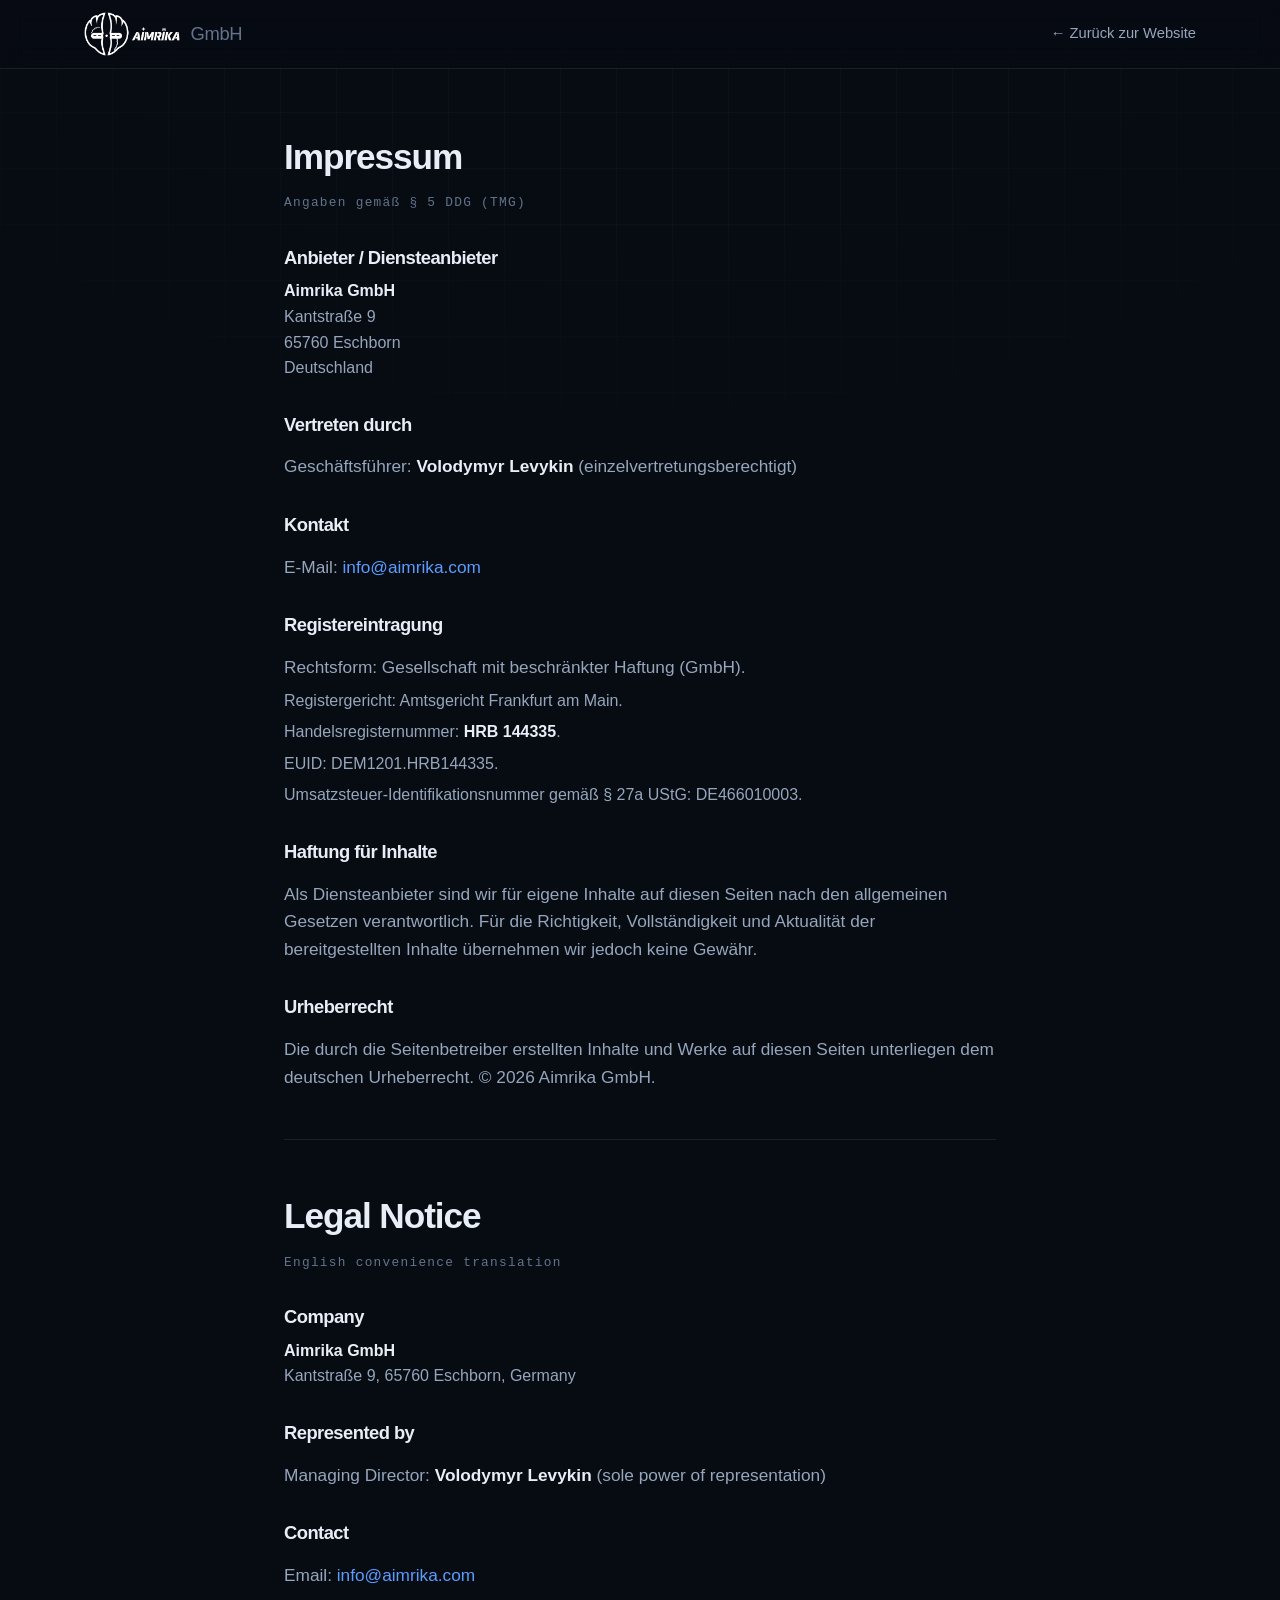
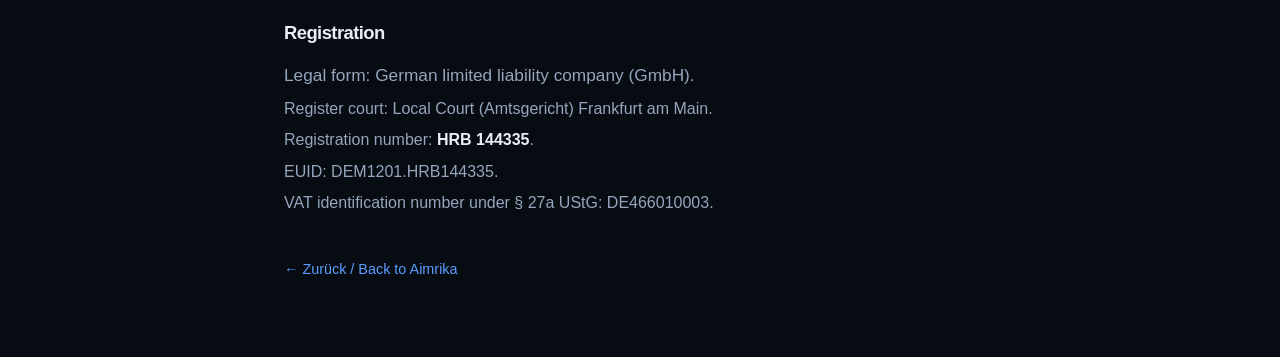
<file: impressum.html>
<!DOCTYPE html>
<html lang="de">
<head>
<meta charset="UTF-8" />
<meta name="viewport" content="width=device-width, initial-scale=1.0" />
<title>Impressum — Aimrika GmbH</title>
<meta name="description" content="Impressum / Rechtliche Hinweise — Aimrika GmbH, HRB 144335, Amtsgericht Frankfurt am Main, Eschborn, Deutschland." />
<link rel="stylesheet" href="styles.css" />
<link rel="icon" type="image/png" href="assets/favicon.png" />
<style>
  .legal-wrap { max-width: 760px; margin: 0 auto; padding: 60px 24px 40px; }
  .legal-wrap h1 { font-size: 2.2rem; letter-spacing: -0.03em; margin-bottom: 8px; }
  .legal-wrap h2 { font-size: 1.15rem; margin: 34px 0 10px; }
  .legal-wrap p, .legal-wrap address { color: var(--muted); font-style: normal; margin-bottom: 6px; }
  .legal-wrap .note { font-size: 0.86rem; color: var(--faint); border-left: 2px solid var(--border-strong); padding-left: 14px; margin-top: 10px; }
  .legal-wrap a { color: var(--accent); }
  .back { display: inline-flex; align-items: center; gap: 8px; color: var(--muted); font-size: 0.9rem; margin-bottom: 30px; }
  .lang-sep { height: 1px; background: var(--border); border: 0; margin: 48px 0; }
  .legal-wrap strong { color: var(--text); }
</style>
</head>
<body>
<div class="bg-grid"></div>

<header>
  <div class="wrap nav">
    <a href="index.html" class="brand">
      <img class="lockup" src="assets/aimrika-lockup-white.png" alt="Aimrika" height="36" />
      <span class="suffix">GmbH</span>
    </a>
    <nav class="nav-links"><a href="index.html">← Zurück zur Website</a></nav>
  </div>
</header>

<div class="legal-wrap">
  <h1>Impressum</h1>
  <p style="color:var(--faint);font-family:var(--mono);font-size:0.8rem;letter-spacing:0.1em">Angaben gemäß § 5 DDG (TMG)</p>

  <h2>Anbieter / Diensteanbieter</h2>
  <address>
    <strong>Aimrika GmbH</strong><br />
    Kantstraße 9<br />
    65760 Eschborn<br />
    Deutschland
  </address>

  <h2>Vertreten durch</h2>
  <p>Geschäftsführer: <strong>Volodymyr Levykin</strong> (einzelvertretungsberechtigt)</p>

  <h2>Kontakt</h2>
  <p>E-Mail: <a href="mailto:info@aimrika.com">info@aimrika.com</a></p>

  <h2>Registereintragung</h2>
  <p>Rechtsform: Gesellschaft mit beschränkter Haftung (GmbH).</p>
  <p>Registergericht: Amtsgericht Frankfurt am Main.</p>
  <p>Handelsregisternummer: <strong>HRB 144335</strong>.</p>
  <p>EUID: DEM1201.HRB144335.</p>
  <p>Umsatzsteuer-Identifikationsnummer gemäß § 27a UStG: DE466010003.</p>

  <h2>Haftung für Inhalte</h2>
  <p>Als Diensteanbieter sind wir für eigene Inhalte auf diesen Seiten nach den allgemeinen Gesetzen
  verantwortlich. Für die Richtigkeit, Vollständigkeit und Aktualität der bereitgestellten Inhalte übernehmen
  wir jedoch keine Gewähr.</p>

  <h2>Urheberrecht</h2>
  <p>Die durch die Seitenbetreiber erstellten Inhalte und Werke auf diesen Seiten unterliegen dem deutschen
  Urheberrecht. © <span class="yr"></span> Aimrika GmbH.</p>

  <hr class="lang-sep" />

  <h1>Legal Notice</h1>
  <p style="color:var(--faint);font-family:var(--mono);font-size:0.8rem;letter-spacing:0.1em">English convenience translation</p>

  <h2>Company</h2>
  <address>
    <strong>Aimrika GmbH</strong><br />
    Kantstraße 9, 65760 Eschborn, Germany
  </address>

  <h2>Represented by</h2>
  <p>Managing Director: <strong>Volodymyr Levykin</strong> (sole power of representation)</p>

  <h2>Contact</h2>
  <p>Email: <a href="mailto:info@aimrika.com">info@aimrika.com</a></p>

  <h2>Registration</h2>
  <p>Legal form: German limited liability company (GmbH).</p>
  <p>Register court: Local Court (Amtsgericht) Frankfurt am Main.</p>
  <p>Registration number: <strong>HRB 144335</strong>.</p>
  <p>EUID: DEM1201.HRB144335.</p>
  <p>VAT identification number under § 27a UStG: DE466010003.</p>

  <p style="margin-top:40px"><a class="back" href="index.html">← Zurück / Back to Aimrika</a></p>
</div>

<script>document.querySelectorAll('.yr').forEach(function(e){e.textContent=new Date().getFullYear();});</script>
</body>
</html>
</file>
<file: styles.css>
:root {
  --bg: #070b12;
  --bg-2: #0b111c;
  --surface: #0e1520;
  --surface-2: #121b28;
  --border: rgba(255, 255, 255, 0.09);
  --border-strong: rgba(255, 255, 255, 0.16);
  --text: #e8eef7;
  --muted: #95a6bd;
  --faint: #62748c;
  --accent: #5b9dff;
  --accent-2: #37e0c8;
  --accent-grad: linear-gradient(135deg, #5b9dff 0%, #37e0c8 100%);
  --danger: #f5a623;
  --maxw: 1160px;
  --radius: 14px;
  --mono: ui-monospace, SFMono-Regular, "SF Mono", Menlo, Consolas, monospace;
  --sans: -apple-system, BlinkMacSystemFont, "Segoe UI", Inter, Roboto, Helvetica, Arial, sans-serif;
}

* { box-sizing: border-box; margin: 0; padding: 0; }

html { scroll-behavior: smooth; }

body {
  font-family: var(--sans);
  background: var(--bg);
  color: var(--text);
  line-height: 1.6;
  -webkit-font-smoothing: antialiased;
  overflow-x: hidden;
}

a { color: inherit; text-decoration: none; }

.wrap { max-width: var(--maxw); margin: 0 auto; padding: 0 24px; }

/* ---------- background texture ---------- */
.bg-grid {
  position: fixed;
  inset: 0;
  z-index: -2;
  background-image:
    linear-gradient(rgba(91, 157, 255, 0.045) 1px, transparent 1px),
    linear-gradient(90deg, rgba(91, 157, 255, 0.045) 1px, transparent 1px);
  background-size: 56px 56px;
  mask-image: radial-gradient(ellipse 80% 60% at 50% 0%, #000 40%, transparent 100%);
}
.bg-glow {
  position: fixed;
  top: -20%;
  left: 50%;
  transform: translateX(-50%);
  width: 900px;
  height: 700px;
  z-index: -1;
  background: radial-gradient(circle at 50% 30%, rgba(55, 224, 200, 0.10), transparent 55%),
              radial-gradient(circle at 30% 20%, rgba(91, 157, 255, 0.14), transparent 60%);
  filter: blur(20px);
  pointer-events: none;
}

/* ---------- header ---------- */
header {
  position: sticky;
  top: 0;
  z-index: 50;
  backdrop-filter: blur(14px);
  background: rgba(7, 11, 18, 0.72);
  border-bottom: 1px solid var(--border);
}
.nav {
  display: flex;
  align-items: center;
  justify-content: space-between;
  height: 68px;
}
.brand { display: flex; align-items: center; gap: 11px; font-weight: 700; letter-spacing: -0.02em; font-size: 1.15rem; }
.brand .mark { width: 30px; height: 30px; }
.brand .lockup { height: 44px; width: auto; display: block; }
footer .brand .lockup { height: 36px; }
.brand .suffix { color: var(--faint); font-weight: 500; }
.nav-links { display: flex; gap: 30px; align-items: center; }
.nav-links a { color: var(--muted); font-size: 0.92rem; transition: color 0.2s; }
.nav-links a:hover { color: var(--text); }
.nav-cta {
  padding: 9px 18px;
  border: 1px solid var(--border-strong);
  border-radius: 8px;
  font-size: 0.9rem;
  color: var(--text);
  transition: all 0.2s;
}
.nav-cta:hover { border-color: var(--accent); background: rgba(91, 157, 255, 0.08); }
.nav-toggle { display: none; background: none; border: 0; color: var(--text); font-size: 1.5rem; cursor: pointer; }

/* ---------- hero ---------- */
.hero { padding: 110px 0 90px; text-align: center; }
.eyebrow {
  display: inline-flex;
  align-items: center;
  gap: 9px;
  font-family: var(--mono);
  font-size: 0.76rem;
  letter-spacing: 0.16em;
  text-transform: uppercase;
  color: var(--accent-2);
  border: 1px solid var(--border);
  border-radius: 100px;
  padding: 7px 15px;
  margin-bottom: 30px;
  background: rgba(55, 224, 200, 0.05);
}
.eyebrow .dot { width: 7px; height: 7px; border-radius: 50%; background: var(--accent-2); box-shadow: 0 0 10px var(--accent-2); }
.hero h1 {
  font-size: clamp(2.3rem, 6vw, 4.4rem);
  line-height: 1.05;
  letter-spacing: -0.035em;
  font-weight: 700;
  max-width: 15ch;
  margin: 0 auto 26px;
}
.hero h1 .grad { background: var(--accent-grad); -webkit-background-clip: text; background-clip: text; -webkit-text-fill-color: transparent; }
.hero p.lede {
  font-size: clamp(1.05rem, 2vw, 1.32rem);
  color: var(--muted);
  max-width: 60ch;
  margin: 0 auto 40px;
}
.btn-row { display: flex; gap: 14px; justify-content: center; flex-wrap: wrap; }
.btn {
  padding: 14px 26px;
  border-radius: 10px;
  font-weight: 600;
  font-size: 0.98rem;
  transition: all 0.22s;
  border: 1px solid transparent;
}
.btn-primary { background: var(--accent-grad); color: #04121b; }
.btn-primary:hover { transform: translateY(-2px); box-shadow: 0 10px 34px rgba(55, 224, 200, 0.28); }
.btn-ghost { border-color: var(--border-strong); color: var(--text); }
.btn-ghost:hover { border-color: var(--accent); background: rgba(91, 157, 255, 0.07); }

/* ---------- stat strip ---------- */
.stats { display: grid; grid-template-columns: repeat(4, 1fr); gap: 1px; background: var(--border); border: 1px solid var(--border); border-radius: var(--radius); overflow: hidden; margin-top: 20px; }
.stat { background: var(--surface); padding: 26px 22px; text-align: center; }
.stat .n { font-size: 1.7rem; font-weight: 700; letter-spacing: -0.02em; background: var(--accent-grad); -webkit-background-clip: text; background-clip: text; -webkit-text-fill-color: transparent; }
.stat .l { font-size: 0.82rem; color: var(--muted); margin-top: 6px; }

/* ---------- sections ---------- */
section { padding: 84px 0; }
.section-head { max-width: 62ch; margin-bottom: 48px; }
.section-head.center { margin-left: auto; margin-right: auto; text-align: center; }
.label { font-family: var(--mono); font-size: 0.76rem; letter-spacing: 0.16em; text-transform: uppercase; color: var(--accent); margin-bottom: 16px; }
h2 { font-size: clamp(1.7rem, 4vw, 2.7rem); letter-spacing: -0.03em; line-height: 1.12; font-weight: 700; }
h2 + p { color: var(--muted); font-size: 1.08rem; margin-top: 18px; }
.divider { height: 1px; background: var(--border); border: 0; }

/* ---------- problem list ---------- */
.problem-grid { display: grid; grid-template-columns: repeat(2, 1fr); gap: 20px; }
.prob {
  background: var(--surface);
  border: 1px solid var(--border);
  border-radius: var(--radius);
  padding: 26px;
  transition: border-color 0.25s, transform 0.25s;
}
.prob:hover { border-color: var(--border-strong); transform: translateY(-3px); }
.prob h3 { font-size: 1.08rem; margin-bottom: 8px; display: flex; align-items: center; gap: 10px; }
.prob h3 .idx { font-family: var(--mono); color: var(--danger); font-size: 0.9rem; }
.prob p { color: var(--muted); font-size: 0.96rem; }

/* ---------- arc ---------- */
.arc { display: grid; grid-template-columns: repeat(5, 1fr); gap: 14px; margin-top: 10px; }
.arc-step {
  background: var(--surface);
  border: 1px solid var(--border);
  border-radius: var(--radius);
  padding: 24px 18px;
  position: relative;
}
.arc-step .step-n { font-family: var(--mono); font-size: 0.78rem; color: var(--accent-2); letter-spacing: 0.1em; }
.arc-step h4 { font-size: 1.05rem; margin: 10px 0 8px; }
.arc-step p { font-size: 0.88rem; color: var(--muted); }
.arc-step:not(:last-child)::after {
  content: "→";
  position: absolute;
  right: -12px;
  top: 50%;
  transform: translateY(-50%);
  color: var(--faint);
  z-index: 2;
}

/* ---------- three computers ---------- */
.three { display: grid; grid-template-columns: repeat(3, 1fr); gap: 20px; }
.tc {
  background: linear-gradient(180deg, var(--surface-2), var(--surface));
  border: 1px solid var(--border);
  border-radius: var(--radius);
  padding: 30px 26px;
}
.tc.flag { border-color: rgba(55, 224, 200, 0.35); box-shadow: 0 0 0 1px rgba(55, 224, 200, 0.12), 0 20px 50px rgba(0,0,0,0.3); }
.tc .tag { font-family: var(--mono); font-size: 0.72rem; letter-spacing: 0.14em; text-transform: uppercase; color: var(--faint); }
.tc.flag .tag { color: var(--accent-2); }
.tc h3 { font-size: 1.3rem; margin: 12px 0 12px; letter-spacing: -0.01em; }
.tc p { color: var(--muted); font-size: 0.96rem; }
.pill { display: inline-block; margin-top: 16px; font-size: 0.74rem; font-family: var(--mono); color: var(--accent-2); border: 1px solid rgba(55,224,200,0.3); padding: 4px 10px; border-radius: 100px; }

/* ---------- table ---------- */
.table-card { border: 1px solid var(--border); border-radius: var(--radius); overflow: hidden; }
table { width: 100%; border-collapse: collapse; }
th, td { text-align: left; padding: 16px 22px; font-size: 0.96rem; border-bottom: 1px solid var(--border); }
thead th { background: var(--surface-2); font-family: var(--mono); font-size: 0.74rem; letter-spacing: 0.1em; text-transform: uppercase; color: var(--muted); }
tbody tr:last-child td { border-bottom: 0; }
td:first-child { color: var(--faint); }
td:last-child { color: var(--text); font-weight: 500; }
tbody tr:hover td { background: rgba(91,157,255,0.03); }

/* ---------- capability cards ---------- */
.cards { display: grid; grid-template-columns: repeat(3, 1fr); gap: 20px; }
.card {
  background: var(--surface);
  border: 1px solid var(--border);
  border-radius: var(--radius);
  padding: 30px 26px;
  transition: transform 0.25s, border-color 0.25s;
}
.card:hover { transform: translateY(-4px); border-color: var(--border-strong); }
.card .ico { width: 46px; height: 46px; margin-bottom: 18px; color: var(--accent); }
.card h3 { font-size: 1.2rem; margin-bottom: 10px; }
.card p { color: var(--muted); font-size: 0.95rem; }
.card .role { font-family: var(--mono); font-size: 0.72rem; letter-spacing: 0.12em; text-transform: uppercase; color: var(--accent-2); margin-bottom: 14px; }

/* ---------- etalon / feature split ---------- */
.split { display: grid; grid-template-columns: 1.1fr 0.9fr; gap: 50px; align-items: center; }
.split ul { list-style: none; margin-top: 22px; }
.split li { padding: 12px 0 12px 30px; position: relative; color: var(--muted); border-bottom: 1px solid var(--border); }
.split li::before { content: ""; position: absolute; left: 0; top: 19px; width: 12px; height: 12px; border-radius: 3px; background: var(--accent-grad); }
.split li strong { color: var(--text); font-weight: 600; }
.etalon-viz {
  background: var(--surface);
  border: 1px solid var(--border);
  border-radius: var(--radius);
  padding: 28px;
  font-family: var(--mono);
  font-size: 0.86rem;
}
.etalon-viz .row { display: flex; justify-content: space-between; padding: 10px 0; border-bottom: 1px dashed var(--border); color: var(--muted); }
.etalon-viz .row:last-child { border: 0; }
.etalon-viz .ok { color: var(--accent-2); }

/* ---------- founder ---------- */
.founder { display: grid; grid-template-columns: 200px 1fr; gap: 42px; align-items: center; }
.founder-photo {
  width: 200px; height: 200px; border-radius: 20px;
  background: linear-gradient(135deg, #16324f, #0c2a2c);
  border: 1px solid var(--border-strong);
  display: flex; align-items: center; justify-content: center;
  font-size: 3.4rem; font-weight: 700; letter-spacing: -0.03em;
  color: var(--accent-2);
}
.founder h3 { font-size: 1.5rem; letter-spacing: -0.01em; }
.founder .who { font-family: var(--mono); font-size: 0.82rem; color: var(--accent); letter-spacing: 0.08em; margin: 6px 0 16px; text-transform: uppercase; }
.founder p { color: var(--muted); margin-bottom: 12px; }
.founder a.link { color: var(--accent); border-bottom: 1px solid rgba(91,157,255,0.4); }

/* ---------- contact ---------- */
.contact {
  background: linear-gradient(150deg, var(--surface-2), var(--surface));
  border: 1px solid var(--border);
  border-radius: 20px;
  padding: 56px;
  text-align: center;
}
.contact .grid { display: grid; grid-template-columns: repeat(3, 1fr); gap: 24px; margin-top: 40px; text-align: left; }
.contact .box { border-top: 1px solid var(--border); padding-top: 18px; }
.contact .box .k { font-family: var(--mono); font-size: 0.72rem; letter-spacing: 0.12em; text-transform: uppercase; color: var(--faint); margin-bottom: 8px; }
.contact .box .v { color: var(--text); font-size: 0.98rem; }
.contact .box .v a { color: var(--accent); }

/* ---------- footer ---------- */
footer { border-top: 1px solid var(--border); padding: 44px 0; margin-top: 40px; }
.foot { display: flex; justify-content: space-between; align-items: center; flex-wrap: wrap; gap: 18px; }
.foot .brand { font-size: 1rem; }
.foot-links { display: flex; gap: 24px; }
.foot-links a { color: var(--muted); font-size: 0.88rem; }
.foot-links a:hover { color: var(--text); }
.foot .legal { color: var(--faint); font-size: 0.82rem; width: 100%; border-top: 1px solid var(--border); padding-top: 20px; margin-top: 8px; }

/* ---------- reveal animation ---------- */
.reveal { opacity: 0; transform: translateY(24px); transition: opacity 0.7s ease, transform 0.7s ease; }
.reveal.in { opacity: 1; transform: none; }

/* ---------- responsive ---------- */
@media (max-width: 900px) {
  .stats { grid-template-columns: repeat(2, 1fr); }
  .problem-grid, .three, .cards, .contact .grid { grid-template-columns: 1fr; }
  .arc { grid-template-columns: 1fr; }
  .arc-step:not(:last-child)::after { content: "↓"; right: 50%; top: auto; bottom: -12px; transform: translateX(50%); }
  .split, .founder { grid-template-columns: 1fr; }
  .founder-photo { margin: 0 auto; }
  .nav-links { display: none; }
  .nav-toggle { display: block; }
  .nav-links.open { display: flex; position: absolute; top: 68px; left: 0; right: 0; flex-direction: column; background: var(--bg-2); padding: 20px 24px; border-bottom: 1px solid var(--border); gap: 18px; }
  .contact { padding: 36px 24px; }
}
</file>
